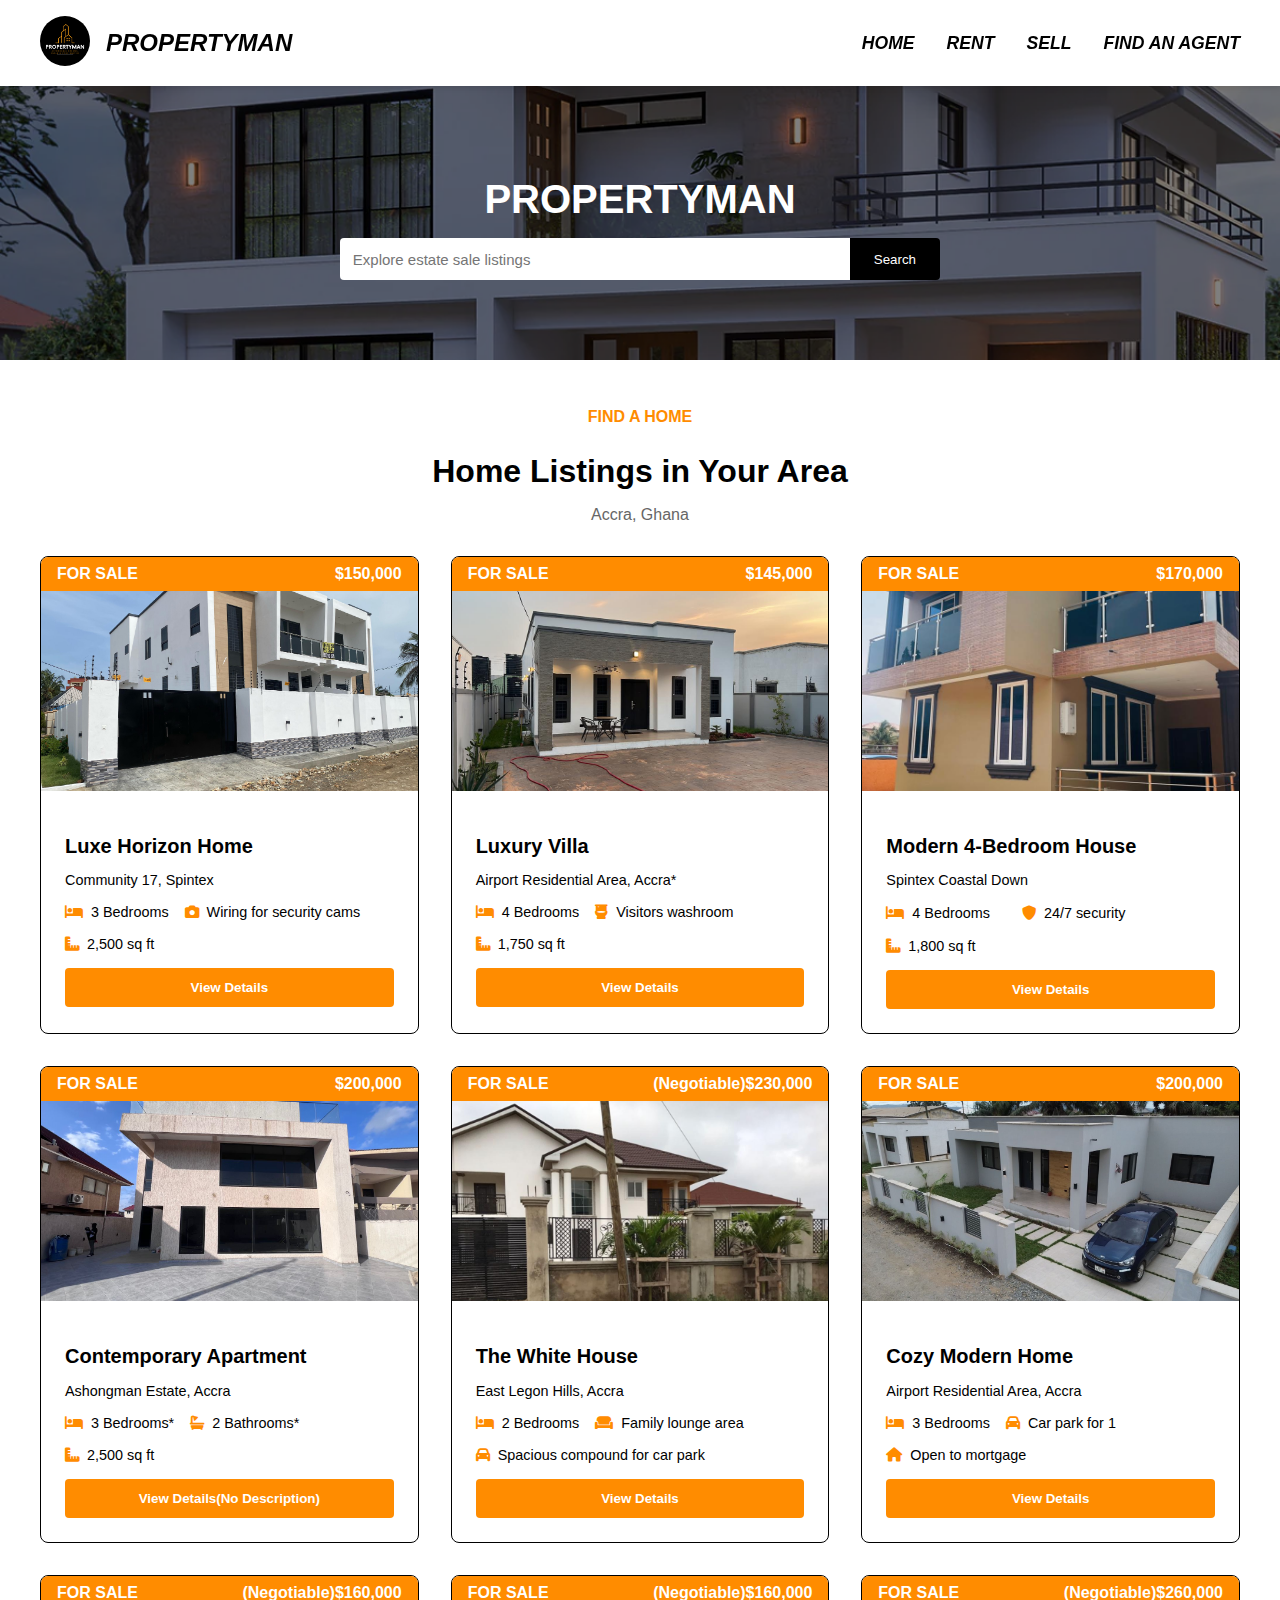
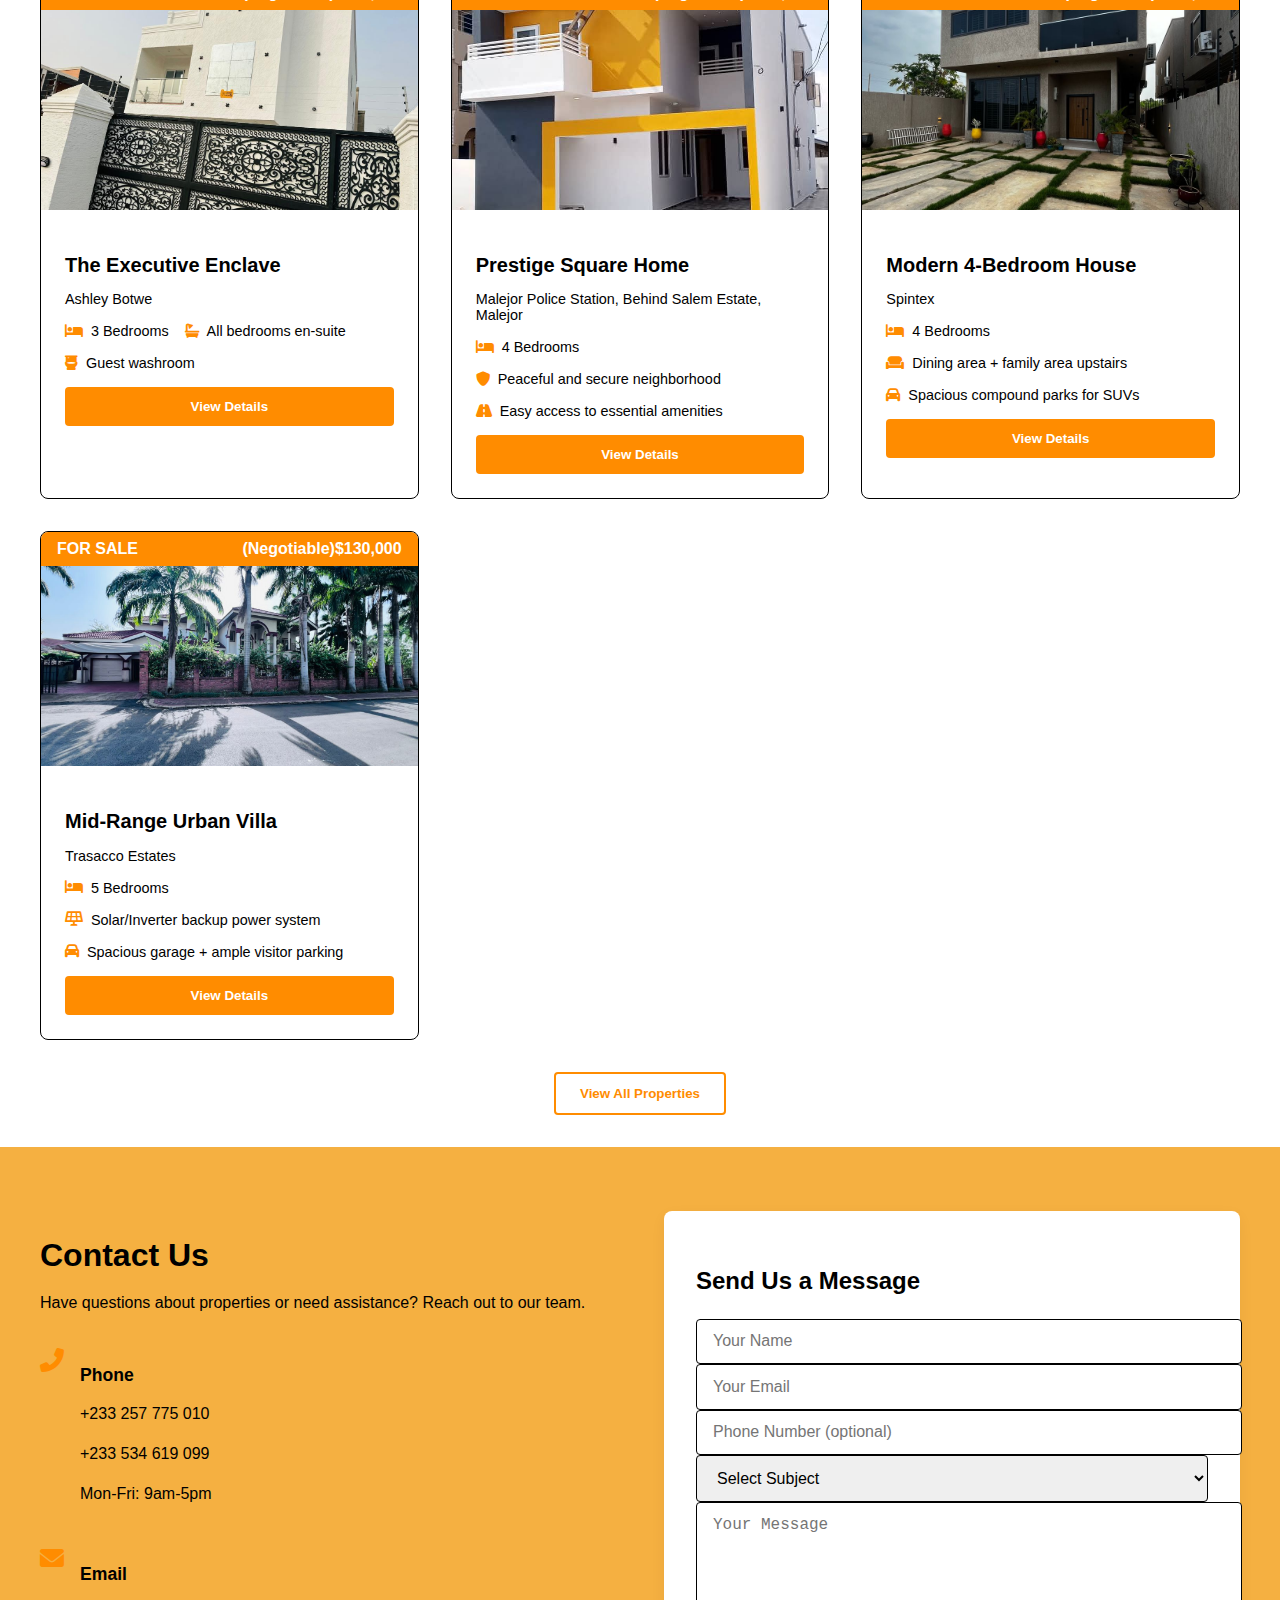
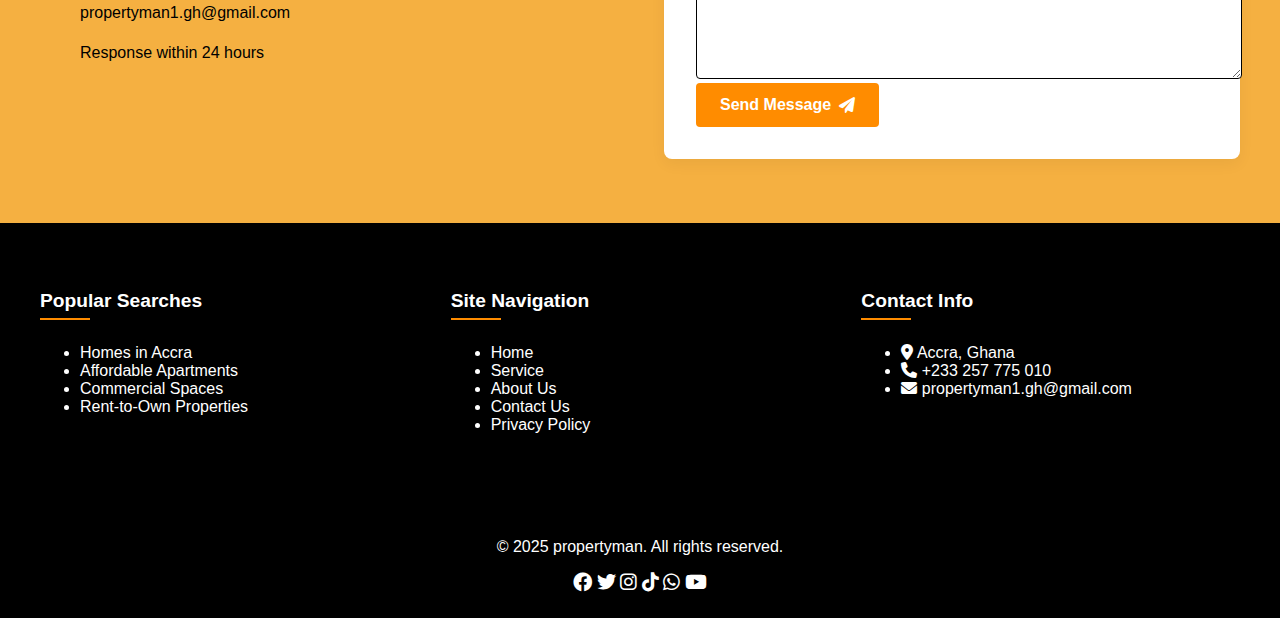
<file: index.html>
<!DOCTYPE html>
<html lang="en">
<head>
    <meta charset="UTF-8">
    <meta name="viewport" content="width=device-width, initial-scale=1.0">
    <title>PropertyMan - Real Estate in Ghana</title>
    <link rel="stylesheet" href="SampleStyle.css">
    <link rel="stylesheet" href="https://cdnjs.cloudflare.com/ajax/libs/font-awesome/6.0.0/css/all.min.css">
</head>
<body>
    <header class="main-header">
        <div class="heading">
            <div class="logo-container">
                <a href="#">
                    <img src="ProjectImages/WhatsApp Image 2025-04-19 at 18.52.59_d69f62f7.jpg" alt="PropertyMan Logo" class="site-logo">
                </a>
                <label for="comlabel" id="comlabel">PROPERTYMAN</label>
            </div>
            <nav>
                <input type="checkbox" id="menutoggle">
                <label for="menutoggle" class="menubtn">
                    <span class="menu-line"></span>
                    <span class="menu-line"></span>
                    <span class="menu-line"></span>
                    <span class="close-icon"></span>
                </label>
                
                <ul class="navlinks">
                    <li><a href="index.html">HOME</a></li>
                    <li><a href="Rent.html">RENT</a></li>
                    <li><a href="Sell.html">SELL</a></li>
                    <li><a href="FAA.html">FIND AN AGENT</a></li>
                </ul>
            </nav>
        </div>
    </header>
    
    <div class="intro" style="background: linear-gradient(rgba(0,0,0,0.5), rgba(0,0,0,0.5)), url('ProjectImages/Coverphoto.webp') center/cover no-repeat; color: white; padding: 4rem 2rem; text-align: center;">
        <!-- Main Navigation Tabs -->
        
    
        <!-- Brand Logo -->
        <h1 style="font-size: 2.5rem; margin-bottom: 1rem;">PROPERTYMAN</h1>
    
        
      
    
        <!-- Search Box -->
        <div class="inputbox" style="max-width: 600px; margin: 0 auto;">
            <div class="search-container" style="display: flex; margin-bottom: 1rem;">
                <input type="search" placeholder="Explore estate sale listings" 
                       style="flex-grow: 1; padding: 0.8rem; border: none; border-radius: 4px 0 0 4px;font-size: 15px;">
                <button type="submit" style="padding: 0 1.5rem; background: #000; color: white; border: none; border-radius: 0 4px 4px 0; cursor: pointer;">Search</button>
            </div>
            
        </div>
    </div>
    <!-- Main Content Section -->
    <main class="main-content">
        <!-- Properties Section -->
        <section class="property-listings">
            <div class="section-header">
                <p class="section-subtitle">FIND A HOME</p>
                <h2 class="section-title" id="section-title">Home Listings in Your Area</h2>
                <p class="location">Accra, Ghana</p>
            </div>
            
            <div class="property-grid">
                <div class="property-card">
                    <div class="property-badge">FOR SALE <span class="price">$150,000</span></div>
                    <div class="property-image">
                        <a href="javascript:void(0)">
                            <img src="ProjectImages/h6/IMG-20250501-WA0034.jpg" alt="Modern 3-bedroom house in Spintex">
                        </a>
                    </div>
                    <div class="property-details">
                        <h3>Luxe Horizon Home</h3>
                        <p class="address">Community 17, Spintex</p>
                        <ul class="features">
                            <li><i class="fas fa-bed"></i> 3 Bedrooms</li>
                            <li><i class="fas fa-camera feature-icon"></i> Wiring for security cams</li>
                            <li><i class="fas fa-ruler-combined"></i> 2,500 sq ft</li>
                        </ul>
                        <a href="House-Page1.html#mainImage1"><button class="view-details-btn">View Details</button></a>
                    </div>
                </div>
                
                <div class="property-card">
                    <div class="property-badge">FOR SALE <span class="price">$145,000</span></div>
                    <div class="property-image">
                        <a href="javascript:void(0)">
                            <img src="ProjectImages/h4/IMG-20250501-WA0015.jpg" alt="Luxury villa in Airport Residential Area">
                        </a>
                    </div>
                    <div class="property-details">
                        <h3>Luxury Villa</h3>
                        <p class="address">Airport Residential Area, Accra*</p>
                        <ul class="features">
                            <li><i class="fas fa-bed"></i> 4 Bedrooms</li>
                            <li><i class="fas fa-toilet feature-icon"></i> Visitors washroom</li>
                            <li><i class="fas fa-ruler-combined"></i> 1,750 sq ft</li>
                        </ul>
                        <a href="House-Page1.html#mainImage2"><button class="view-details-btn">View Details</button></a>
                    </div>
                </div>
                
                <div class="property-card">
                    <div class="property-badge">FOR SALE <span class="price">$170,000</span></div>
                    <div class="property-image">
                        <a href="javascript:void(0)">
                            <img src="ProjectImages/h5/IMG-20250501-WA0016.jpg" alt="Contemporary apartment in Cantonments">
                        </a>
                    </div>
                    <div class="property-details">
                        <h3>Modern 4-Bedroom House</h3>
                        <p class="address">Spintex Coastal Down</p>
                        <ul class="features">
                            <li><i class="fas fa-bed"></i> 4 Bedrooms</li> <br>
                            <li><i class="fas fa-shield-alt feature-icon"></i> 24/7 security</li>
                            <li><i class="fas fa-ruler-combined"></i> 1,800 sq ft</li>
                        </ul>
                        <a href="House-Page1.html#mainImage3"><button class="view-details-btn">View Details</button></a>
                    </div>
                </div>

                <div class="property-card">
                    <div class="property-badge">FOR SALE <span class="price">$200,000</span></div>
                    <div class="property-image">
                        <a href="javascript:void(0)">
                            <img src="ProjectImages/h1/IMG-20250419-WA0006.jpg" alt="Modern 3-bedroom house in East Legon">
                        </a>
                    </div>
                    <div class="property-details">
                        <h3>Contemporary Apartment</h3>
                        <p class="address">Ashongman Estate, Accra</p>
                        <ul class="features">
                            <li><i class="fas fa-bed"></i> 3 Bedrooms*</li>
                            <li><i class="fas fa-bath"></i> 2 Bathrooms*</li>
                            <li><i class="fas fa-ruler-combined"></i> 2,500 sq ft</li>
                        </ul>
                        <a href="House-Page1.html#mainImage4"><button class="view-details-btn">View Details(No Description)</button></a>
                    </div>
                </div>
                
                <div class="property-card">
                    <div class="property-badge">FOR SALE <span class="price">(Negotiable)$230,000</span></div>
                    <div class="property-image">
                        <a href="javascript:void(0)">
                            <img src="ProjectImages/h3/IMG-20250501-WA0006.jpg" alt="The White House in *">
                        </a>
                    </div>
                    <div class="property-details">
                        <h3>The White House</h3>
                        <p class="address">East Legon Hills, Accra</p>
                        <ul class="features">
                            <li><i class="fas fa-bed"></i> 2 Bedrooms</li>
                            <li><i class="fas fa-couch feature-icon"></i> Family lounge area</li>
                            <li><i class="fas fa-car feature-icon"></i> Spacious compound for car park</li>
                        </ul>
                        <a href="House-Page2.html#mainImage5"><button class="view-details-btn">View Details</button></a>
                    </div>
                </div>
                
                <div class="property-card">
                    <div class="property-badge">FOR SALE <span class="price">$200,000</span></div>
                    <div class="property-image">
                        <a href="javascript:void(0)">
                            <img src="ProjectImages/h2/IMG-20250419-WA0002.jpg" alt="Modern apartment in Cantonments">
                        </a>
                    </div>
                    <div class="property-details">
                        <h3>Cozy Modern Home</h3>
                        <p class="address">Airport Residential Area, Accra</p>
                        <ul class="features">
                            <li><i class="fas fa-bed"></i> 3 Bedrooms</li>
                            <li><i class="fas fa-car feature-icon"></i> Car park for 1</li>
                            <li><i class="fas fa-home feature-icon"></i> Open to mortgage</li>
                        </ul>
                        <a href="House-Page2.html#mainImage6"><button class="view-details-btn">View Details</button></a>
                    </div>
                </div>

               
                <div class="property-card">
                    <div class="property-badge">FOR SALE <span class="price">(Negotiable)$160,000</span></div>
                    <div class="property-image">
                        <a href="javascript:void(0)">
                            <img src="ProjectImages/h7/Image (6).jpg" alt="Modern 3-bedroom house in East Legon">
                        </a>
                    </div>
                    <div class="property-details">
                        <h3>The Executive Enclave</h3>
                        <p class="address">Ashley Botwe</p>
                        <ul class="features">
                            <li><i class="fas fa-bed"></i> 3 Bedrooms</li> 
                            <li><i class="fas fa-bath feature-icon"></i> All bedrooms en-suite</li>
                            <li><i class="fas fa-toilet feature-icon"></i> Guest washroom</li>
                        </ul>
                        <a href="House-Page2.html#mainImage7"><button class="view-details-btn">View Details</button></a>
                    </div>
                </div>
                
                <div class="property-card">
                    <div class="property-badge">FOR SALE <span class="price">(Negotiable)$160,000</span></div>
                    <div class="property-image">
                        <a href="javascript:void(0)">
                            <img src="ProjectImages/h8/IMG-20250502-WA0016.jpg" alt="Luxury villa in Airport Residential Area">
                        </a>
                    </div>
                    <div class="property-details">
                        <h3>Prestige Square Home</h3>
                        <p class="address">Malejor Police Station, Behind Salem Estate, Malejor</p>
                        <ul class="features">
                            <li><i class="fas fa-bed"></i> 4 Bedrooms</li>
                            <li><i class="fas fa-shield-alt feature-icon"></i> Peaceful and secure neighborhood</li>
                            <li><i class="fas fa-road feature-icon"></i> Easy access to essential amenities</li>
                        </ul>
                        <a href="House-Page2.html#mainImage8"><button class="view-details-btn">View Details</button></a>
                    </div>
                </div>
                
                <div class="property-card">
                    <div class="property-badge">FOR SALE <span class="price">(Negotiable)$260,000</span></div>
                    <div class="property-image">
                        <a href="javascript:void(0)">
                            <img src="ProjectImages/h9/IMG-20250502-WA0034.jpg" alt="Contemporary apartment in Cantonments">
                        </a>
                    </div>
                    <div class="property-details">
                        <h3>Modern 4-Bedroom House</h3>
                        <p class="address">Spintex</p>
                        <ul class="features">
                            <li><i class="fas fa-bed"></i> 4 Bedrooms</li>
                            <li><i class="fas fa-couch feature-icon"></i> Dining area + family area upstairs</li>
                            <li><i class="fas fa-car feature-icon"></i> Spacious compound parks for SUVs</li>
                        </ul>
                        <a href="House-Page3.html#mainImage9"><button class="view-details-btn">View Details</button></a>
                    </div>
                </div>
                <div class="property-card">
                    <div class="property-badge">FOR SALE <span class="price">(Negotiable)$130,000</span></div>
                    <div class="property-image">
                        <a  href="javascript:void(0)">
                            <img src="ProjectImages/h10/IMG-20250502-WA0049.jpg" alt="Contemporary apartment in Cantonments">
                        </a>
                    </div>
                    <div class="property-details">
                        <h3>Mid-Range Urban Villa</h3>
                        <p class="address">Trasacco Estates</p>
                        <ul class="features">
                            <li><i class="fas fa-bed"></i> 5 Bedrooms</li>
                            <li><i class="fas fa-solar-panel feature-icon"></i> Solar/Inverter backup power system</li>
                            <li><i class="fas fa-car feature-icon"></i> Spacious garage + ample visitor parking</li>
                        </ul>
                        <a href="House-Page3.html#mainImage10"><button class="view-details-btn">View Details</button></a>
                    </div>
                </div>
            </div>
            
            <div class="view-all-container">
                <a href="Houses.html"><button class="view-all-btn">View All Properties</button></a>
            </div>
        </section>
        
        <!-- Contact Section -->
        <section class="contact-section" id="contactUS">
            <div class="contact-container" id="contact-container">
                <div class="contact-info">
                    <h2 class="section-title">Contact Us</h2>
                    <p class="contact-description">Have questions about properties or need assistance? Reach out to our team.</p>
                    
                    <div class="contact-methods">
                        <div class="contact-method">
                            <i class="fas fa-phone-alt"></i>
                            <div>
                                <h3>Phone</h3>
                                <p>+233 257 775 010</p>
                                <p>+233 534 619 099</p>
                                <p>Mon-Fri: 9am-5pm</p>
                            </div>
                        </div>
                        
                        <div class="contact-method">
                            <i class="fas fa-envelope"></i>
                            <div>
                                <h3>Email</h3>
                                <p>propertyman1.gh@gmail.com</p>
                                <p>Response within 24 hours</p>
                            </div>
                        </div>
                    </div>
                </div>
                
                <div class="contact-form">
                    <h3>Send Us a Message</h3>
                    <form action="sendMessage.php" method="post">
                        <div class="form-group">
                            <input type="text" id="name" name="name" placeholder="Your Name" required>
                        </div>
                        <div class="form-group">
                            <input type="email" id="email" name="email" placeholder="Your Email" required>
                        </div>
                        <div class="form-group">
                            <input type="tel" id="phone" name="phone" placeholder="Phone Number (optional)">
                        </div>
                        <div class="form-group">
                            <select id="subject" name="subject">
                                <option value="">Select Subject</option>
                                <option value="property-inquiry">Property Inquiry</option>
                                <option value="appointment">Schedule Appointment</option>
                                <option value="general">General Question</option>
                            </select>
                        </div>
                        <div class="form-group">
                            <textarea id="message" name="message" placeholder="Your Message" rows="5" required></textarea>
                        </div>
                        <button type="submit" class="submit-btn">Send Message <i class="fas fa-paper-plane"></i></button>
                    </form>
                </div>
            </div>
        </section>
    </main>
    
    
    <footer class="main-footer">
        <div class="footer-content">
            <div class="footer-section Psearches">
                <h3>Popular Searches</h3>
                <ul>
                    <li><a href="/homes-accra">Homes in Accra</a></li>
                    <li><a href="/affordable-apartments">Affordable Apartments</a></li>
                    <li><a href="/commercial-spaces">Commercial Spaces</a></li>
                    <li><a href="/rent-to-own">Rent-to-Own Properties</a></li>
                </ul>
            </div>
            
            <div class="footer-section links">
                <h3>Site Navigation</h3>
                <ul>
                    <li><a href="index.html">Home</a></li>
                    <li><a href="Service.html">Service</a></li>
                    <li><a href="About.html">About Us</a></li>
                    <li><a href="index.html#contactUS">Contact Us</a></li>
                    <li><a href="Ppolicy.html">Privacy Policy</a></li>
                </ul>
            </div>
            
            <div class="footer-section contact">
                <h3>Contact Info</h3>
                <ul>
                    <li><i class="fas fa-map-marker-alt"></i> Accra, Ghana</li>
                    <li><i class="fas fa-phone"></i> +233 257 775 010</li>
                    <li><i class="fas fa-envelope"></i> propertyman1.gh@gmail.com</li>
                </ul>
            </div>
        </div>
        
        <div class="footer-bottom">
            <p>&copy; 2025 propertyman. All rights reserved.</p>
            <div class="social-icons">
                <a href="https://www.facebook.com/profile.php?id=61566902734439"><i class="fab fa-facebook"></i></a>
                <a href="https://x.com/PropertymanGh"><i class="fab fa-twitter"></i></a>
                <a href="https://www.instagram.com/propertyman.gh?igsh=ZjI0Nm9iMzdxb2I3"><i class="fab fa-instagram"></i></a>
                <a href="https://www.tiktok.com/@propertyman.gh?_t=ZM-8w51zaoLRvJ&_r=1"><i class="fab fa-tiktok"></i></a>
                <a href="https://wa.me/message/4G6RX3BDNODMD1"><i class="fa-brands fa-whatsapp"></i></a>
                <a href="https://youtube.com/@propertyman_gh?si=qEYj-RWyq0vaZgsV"><i class="fab fa-youtube"></i></a>
            </div>
        </div>
    </footer>
</body>
</html>
</file>
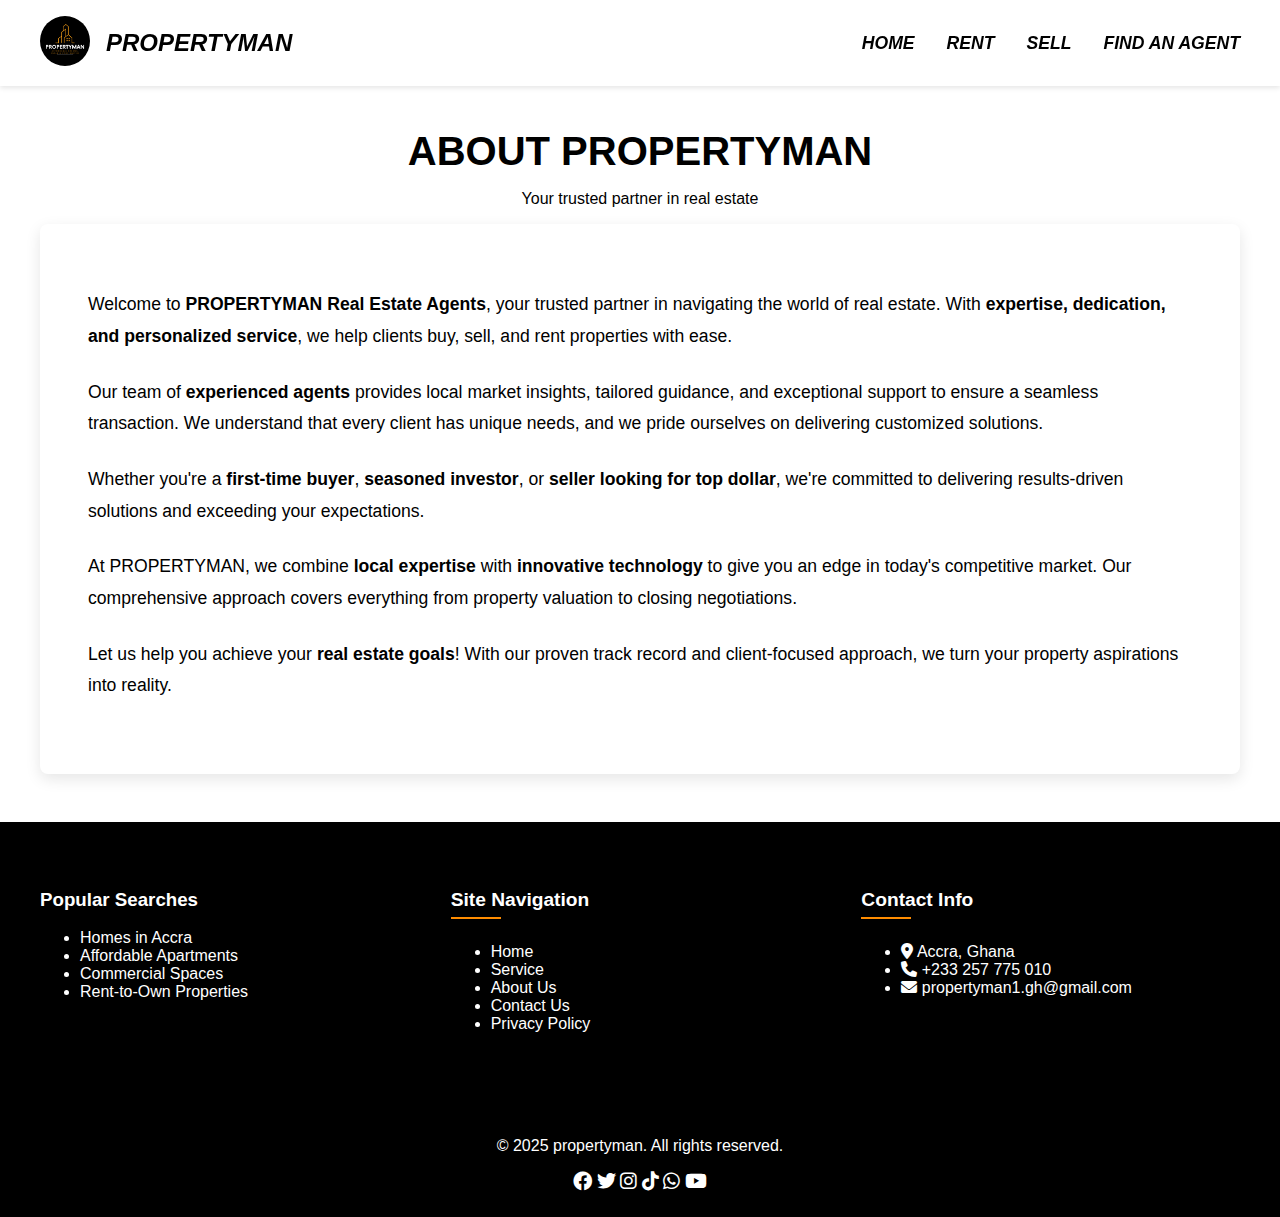
<file: About.html>
<!DOCTYPE html>
<html lang="en">
<head>
    <meta charset="UTF-8">
    <meta name="viewport" content="width=device-width, initial-scale=1.0">
    <title>About Us - Property Man Real Estate</title>
    <link rel="stylesheet" href="SampleStyle.css">
    <link rel="stylesheet" href="https://cdnjs.cloudflare.com/ajax/libs/font-awesome/6.0.0/css/all.min.css">
    <style>
        
        .container {
            max-width: 1200px;
            margin: 0 auto;
            padding: 1rem;
        }
        
    
        .about-hero {
            text-align: center;
            border-radius: 8px;
        }
        
        .about-hero h1 {
            font-size: 2.5rem;
            margin-bottom: 1rem;
        }
        
        
        .about-content {
            background-color: white;
            padding: 3rem;
            border-radius: 8px;
            box-shadow: 0 5px 15px rgba(0, 0, 0, 0.1);
            margin-bottom: 2rem;
        }
        
        .about-content p {
            margin-bottom: 1.5rem;
            font-size: 1.1rem;
            line-height: 1.8;
        }
        
        .highlight {
            color: #000;
            font-weight: 600;
        }
        
        @media (max-width: 768px) {
            nav ul {
                flex-direction: column;
                gap: 1rem;
            }
            
            .about-hero {
                padding: 3rem 1rem;
            }
            
            .about-hero h1 {
                font-size: 2rem;
            }
            
            .about-content {
                padding: 2rem;
            }
        }
    </style>
</head>
<body>
    <header class="main-header">
        <div class="heading">
            <div class="logo-container">
                <a href="#">
                    <img src="ProjectImages/WhatsApp Image 2025-04-19 at 18.52.59_d69f62f7.jpg" alt="PropertyMan Logo" class="site-logo">
                </a>
                <label for="comlabel" id="comlabel">PROPERTYMAN</label>
            </div>
            <nav>
                <input type="checkbox" id="menutoggle">
                <label for="menutoggle" class="menubtn">
                    <span class="menu-line"></span>
                    <span class="menu-line"></span>
                    <span class="menu-line"></span>
                    <span class="close-icon"></span>

                </label>
                <ul class="navlinks">
                    <li><a href="index.html">HOME</a></li>
                    <li><a href="Rent.html">RENT</a></li>
                    <li><a href="Sell.html">SELL</a></li>
                    <li><a href="FAA.html">FIND AN AGENT</a></li>
                </ul>
            </nav>
        </div>
    </header>
    
    <div class="container">
        <section class="about-hero">
            <h1>ABOUT PROPERTYMAN</h1>
            <p>Your trusted partner in real estate</p>
        </section>
        
        <section class="about-content">
            <p>Welcome to <span class="highlight">PROPERTYMAN Real Estate Agents</span>, your trusted partner in navigating the world of real estate. With <span class="highlight">expertise, dedication, and personalized service</span>, we help clients buy, sell, and rent properties with ease.</p>
            
            <p>Our team of <span class="highlight">experienced agents</span> provides local market insights, tailored guidance, and exceptional support to ensure a seamless transaction. We understand that every client has unique needs, and we pride ourselves on delivering customized solutions.</p>
            
            <p>Whether you're a <span class="highlight">first-time buyer</span>, <span class="highlight">seasoned investor</span>, or <span class="highlight">seller looking for top dollar</span>, we're committed to delivering results-driven solutions and exceeding your expectations.</p>
            
            <p>At PROPERTYMAN, we combine <span class="highlight">local expertise</span> with <span class="highlight">innovative technology</span> to give you an edge in today's competitive market. Our comprehensive approach covers everything from property valuation to closing negotiations.</p>
            
            <p>Let us help you achieve your <span class="highlight">real estate goals</span>! With our proven track record and client-focused approach, we turn your property aspirations into reality.</p>
        </section>
        
        
    </div>
    
    <footer class="main-footer">
        <div class="footer-content">
            <div class="Psearches">
                <h3>Popular Searches</h3>
                <ul>
                    <li><a href="/homes-accra">Homes in Accra</a></li>
                    <li><a href="/affordable-apartments">Affordable Apartments</a></li>
                    <li><a href="/commercial-spaces">Commercial Spaces</a></li>
                    <li><a href="/rent-to-own">Rent-to-Own Properties</a></li>
                </ul>
            </div>
            
            <div class="footer-section links">
                <h3>Site Navigation</h3>
                <ul>
                    <li><a href="index.html">Home</a></li>
                    <li><a href="Service.html">Service</a></li>
                    <li><a href="About.html">About Us</a></li>
                    <li><a href="index.html#contactUS">Contact Us</a></li>
                    <li><a href="Ppolicy.html">Privacy Policy</a></li>
                </ul>
            </div>
            
            <div class="footer-section contact">
                <h3>Contact Info</h3>
                <ul>
                    <li><i class="fas fa-map-marker-alt"></i> Accra, Ghana</li>
                    <li><i class="fas fa-phone"></i> +233 257 775 010</li>
                    <li><i class="fas fa-envelope"></i> propertyman1.gh@gmail.com</li>
                </ul>
            </div>
        </div>
        
        <div class="footer-bottom">
            <p>&copy; 2025 propertyman. All rights reserved.</p>
            <div class="social-icons">
                <a href="https://www.facebook.com/profile.php?id=61566902734439"><i class="fab fa-facebook"></i></a>
                <a href="https://x.com/PropertymanGh"><i class="fab fa-twitter"></i></a>
                <a href="https://www.instagram.com/propertyman.gh?igsh=ZjI0Nm9iMzdxb2I3"><i class="fab fa-instagram"></i></a>
                <a href="https://www.tiktok.com/@propertyman.gh?_t=ZM-8w51zaoLRvJ&_r=1"><i class="fab fa-tiktok"></i></a>
                <a href="https://wa.me/message/4G6RX3BDNODMD1"><i class="fa-brands fa-whatsapp"></i></a>
                <a href="https://youtube.com/@propertyman_gh?si=qEYj-RWyq0vaZgsV"><i class="fab fa-youtube"></i></a>
            </div>
        </div>
    </footer>
</body>
</html>
</file>
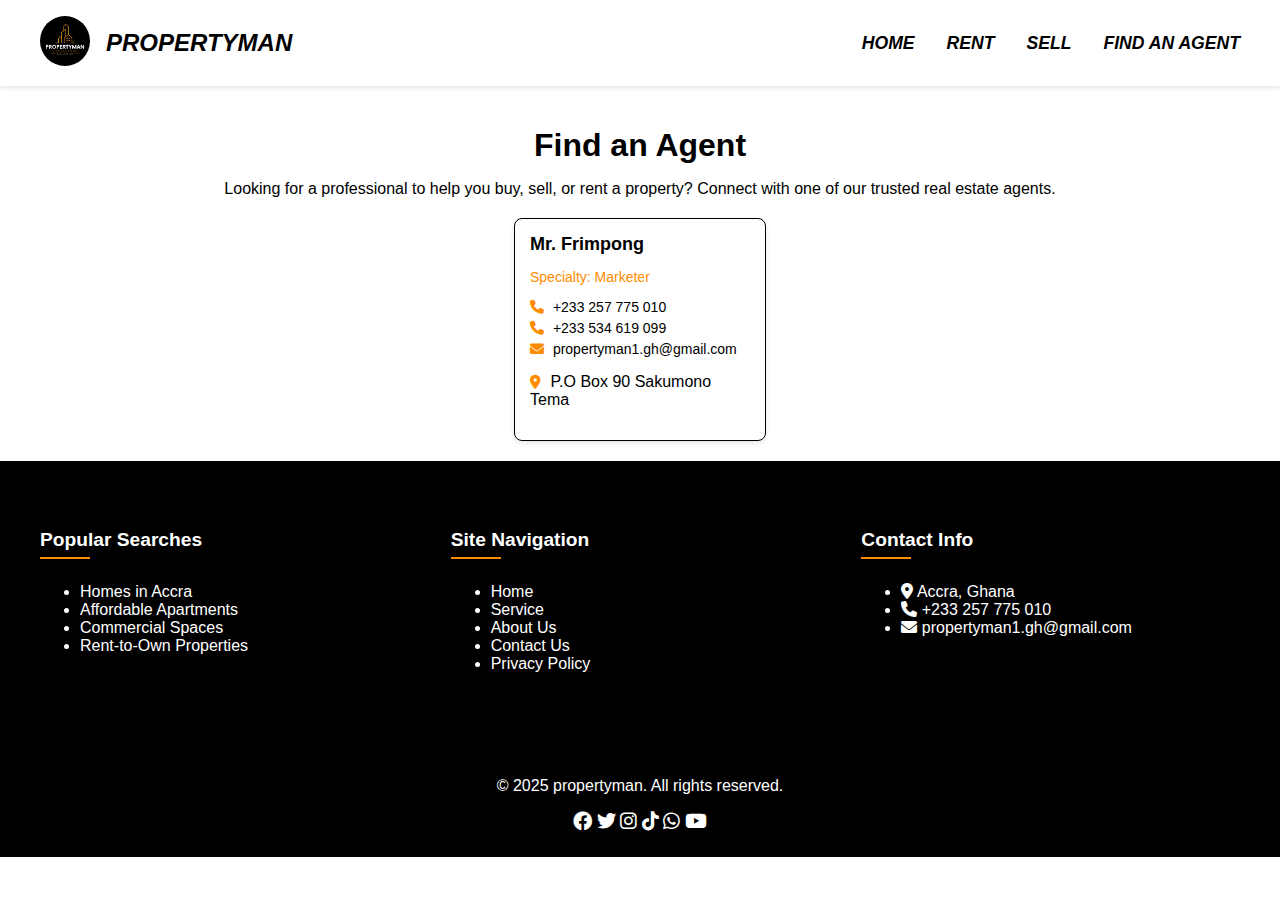
<file: FAA.html>
<!DOCTYPE html>
<html lang="en">
<head>
    <meta charset="UTF-8">
    <meta name="viewport" content="width=device-width, initial-scale=1.0">
    <title>PropertyMan - Find an Agent</title>
    <link rel="stylesheet" href="FAAstyle.css">
    <link rel="stylesheet" href="SampleStyle.css">
    <link rel="stylesheet" href="https://cdnjs.cloudflare.com/ajax/libs/font-awesome/6.0.0/css/all.min.css">
</head>
<body>
    <header class="main-header">
        <div class="heading">
            <div class="logo-container">
                <a href="#">
                    <img src="ProjectImages/WhatsApp Image 2025-04-19 at 18.52.59_d69f62f7.jpg" alt="PropertyMan Logo" class="site-logo">
                </a>
                <label for="comlabel" id="comlabel">PROPERTYMAN</label>
            </div>
            <nav>
                <input type="checkbox" id="menutoggle">
                <label for="menutoggle" class="menubtn">
                    <span class="menu-line"></span>
                    <span class="menu-line"></span>
                    <span class="menu-line"></span>
                    <span class="close-icon"></span>

                </label>
                <ul class="navlinks">
                    <li><a href="index.html">HOME</a></li>
                    <li><a href="Rent.html">RENT</a></li>
                    <li><a href="Sell.html">SELL</a></li>
                    <li><a href="FAA.html">FIND AN AGENT</a></li>
                </ul>
            </nav>
        </div>
    </header>

    <main class="agent-container">
        <h1 class="section-title">Find an Agent</h1>
        <p class="section-description">
            Looking for a professional to help you buy, sell, or rent a property? Connect with one of our trusted real estate agents.
        </p>

        <div class="agents-grid">
            <!-- Agent 1 -->
            <div class="agent-card">
                <!-- <img src="House/agent1.jpg" alt="Agent John Doe" class="agent-image"> -->
                <div class="agent-info">
                    <h2 class="agent-name">Mr. Frimpong</h2>
                    <p class="agent-specialty">Specialty: Marketer</p>
                    <p class="agent-contact"><i class="fas fa-phone"></i> +233 257 775 010</p>
                    <p class="agent-contact"><i class="fas fa-phone"></i> +233 534 619 099</p>
                    <p class="agent-contact"><i class="fas fa-envelope"></i> propertyman1.gh@gmail.com</p>
                    <p class="agent-address"><i class="fas fa-location-dot"></i> P.O Box 90 Sakumono Tema</p>
                </div>
            </div>
        </div>
    </main>

    <footer class="main-footer">
        <div class="footer-content">
            <div class="footer-section Psearches">
                <h3>Popular Searches</h3>
                <ul>
                    <li><a href="/homes-accra">Homes in Accra</a></li>
                    <li><a href="/affordable-apartments">Affordable Apartments</a></li>
                    <li><a href="/commercial-spaces">Commercial Spaces</a></li>
                    <li><a href="/rent-to-own">Rent-to-Own Properties</a></li>
                </ul>
            </div>
            
            <div class="footer-section links">
                <h3>Site Navigation</h3>
                <ul>
                    <li><a href="index.html">Home</a></li>
                    <li><a href="Service.html">Service</a></li>
                    <li><a href="About.html">About Us</a></li>
                    <li><a href="index.html#contactUS">Contact Us</a></li>
                    <li><a href="Ppolicy.html">Privacy Policy</a></li>
                </ul>
            </div>
            
            <div class="footer-section contact">
                <h3>Contact Info</h3>
                <ul>
                    <li><i class="fas fa-map-marker-alt"></i> Accra, Ghana</li>
                    <li><i class="fas fa-phone"></i> +233 257 775 010</li>
                    <li><i class="fas fa-envelope"></i> propertyman1.gh@gmail.com</li>
                </ul>
            </div>
        </div>
        
        <div class="footer-bottom">
            <p>&copy; 2025 propertyman. All rights reserved.</p>
            <div class="social-icons">
                <a href="https://www.facebook.com/profile.php?id=61566902734439"><i class="fab fa-facebook"></i></a>
                <a href="https://x.com/PropertymanGh"><i class="fab fa-twitter"></i></a>
                <a href="https://www.instagram.com/propertyman.gh?igsh=ZjI0Nm9iMzdxb2I3"><i class="fab fa-instagram"></i></a>
                <a href="https://www.tiktok.com/@propertyman.gh?_t=ZM-8w51zaoLRvJ&_r=1"><i class="fab fa-tiktok"></i></a>
                <a href="https://wa.me/message/4G6RX3BDNODMD1"><i class="fa-brands fa-whatsapp"></i></a>
                <a href="https://youtube.com/@propertyman_gh?si=qEYj-RWyq0vaZgsV"><i class="fab fa-youtube"></i></a>
            </div>
        </div>
    </footer>
</body>
</html>
</file>
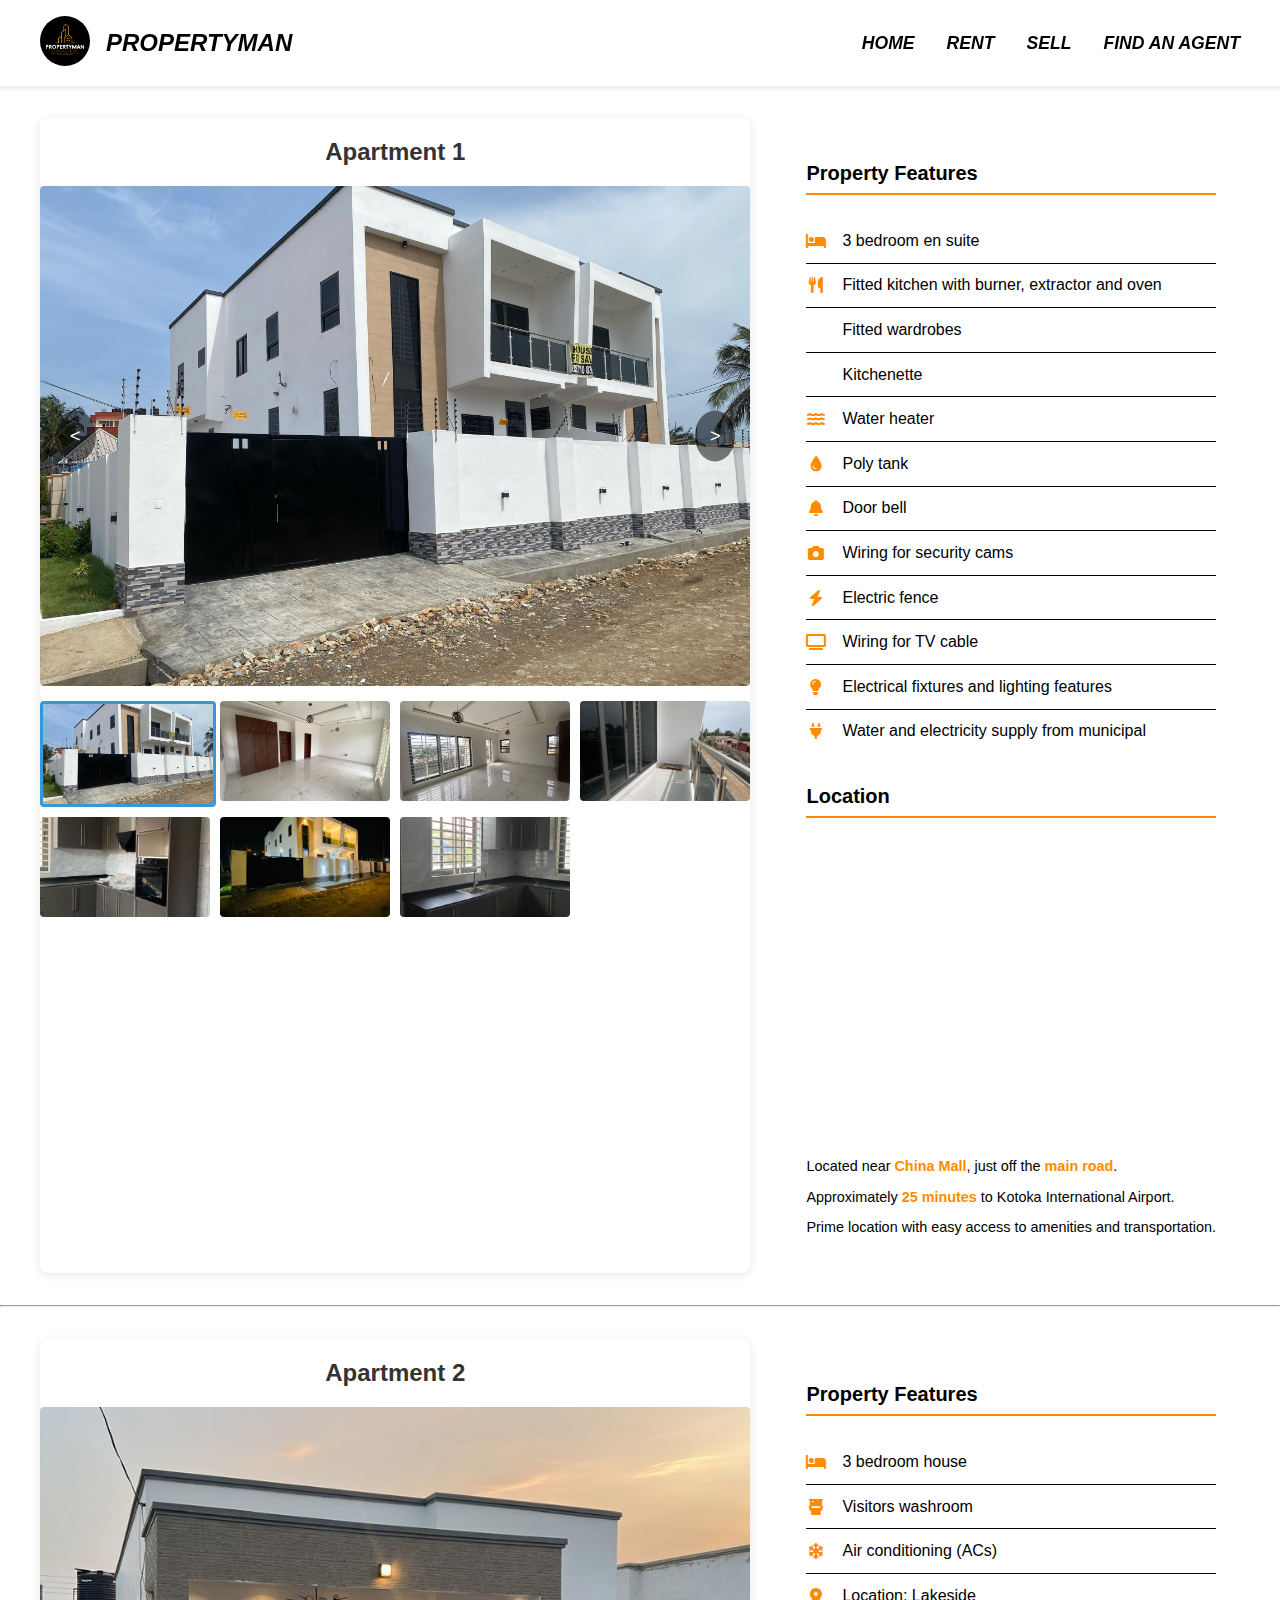
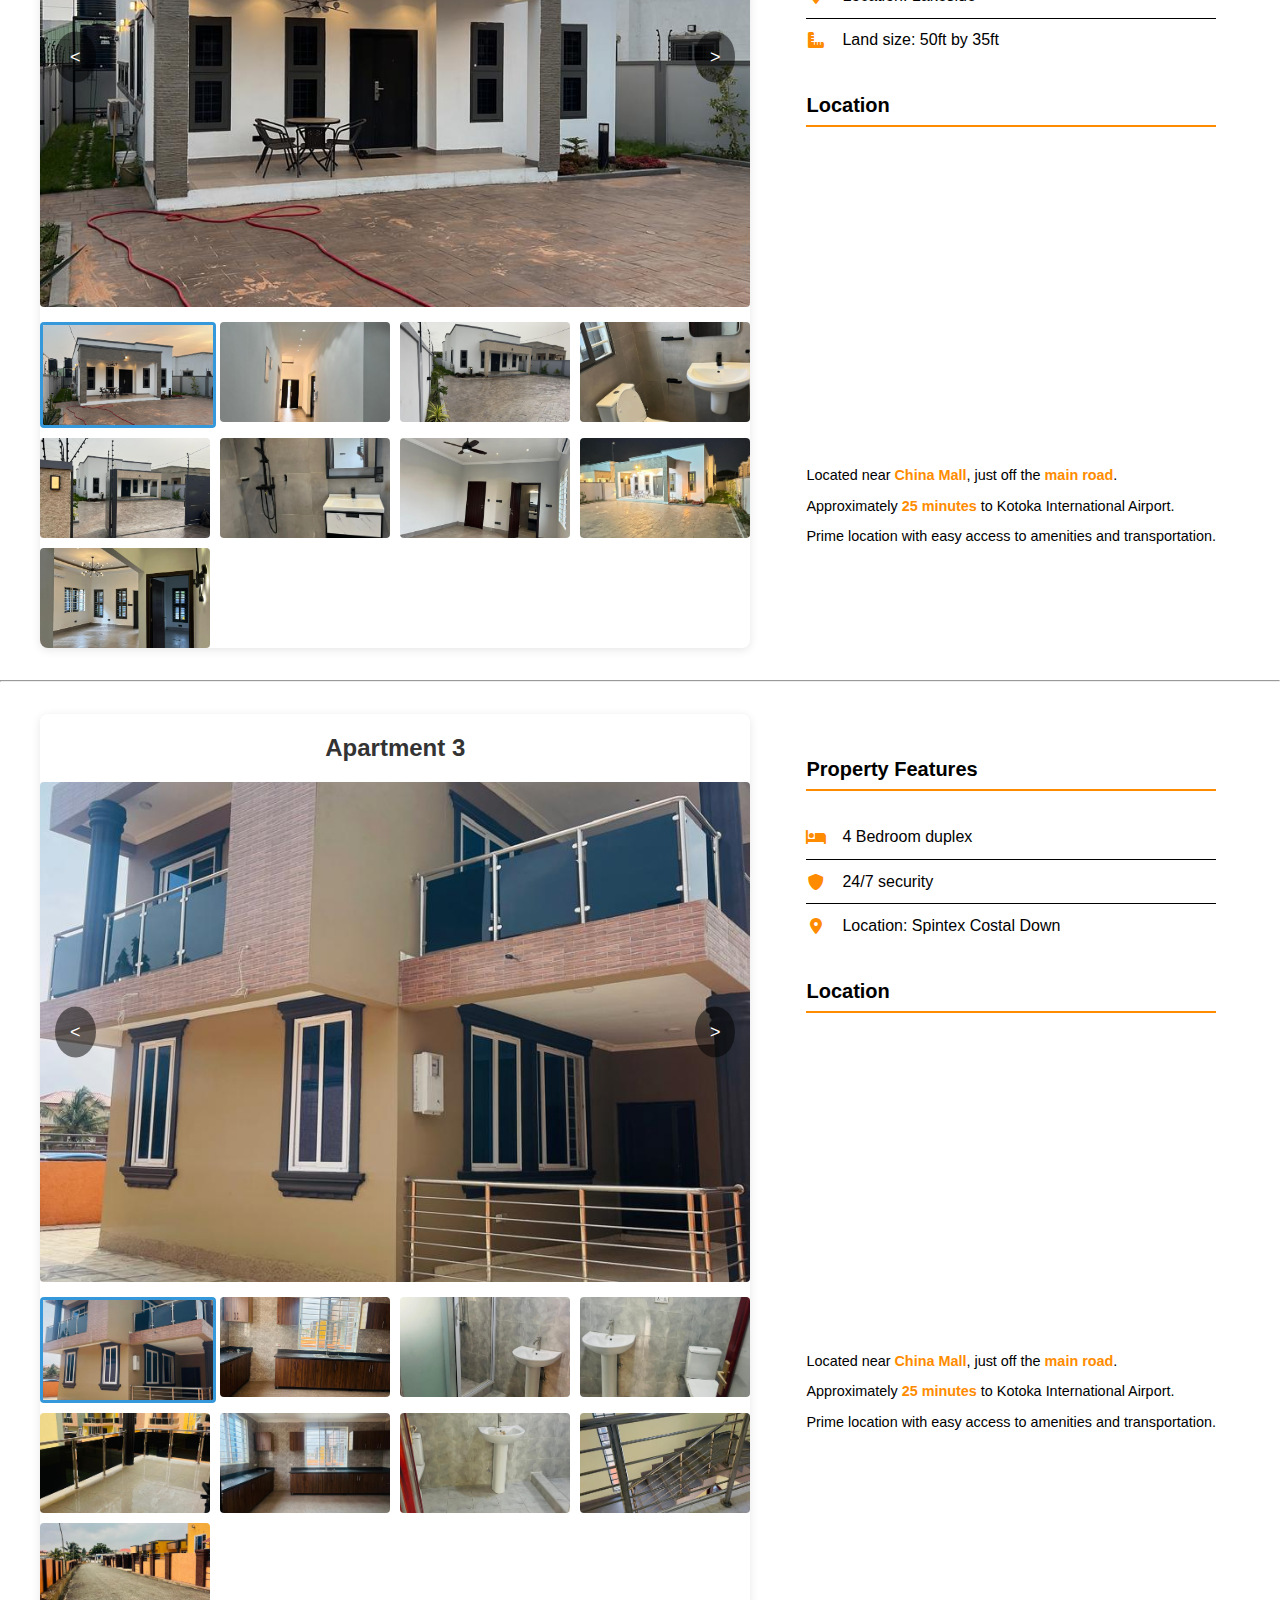
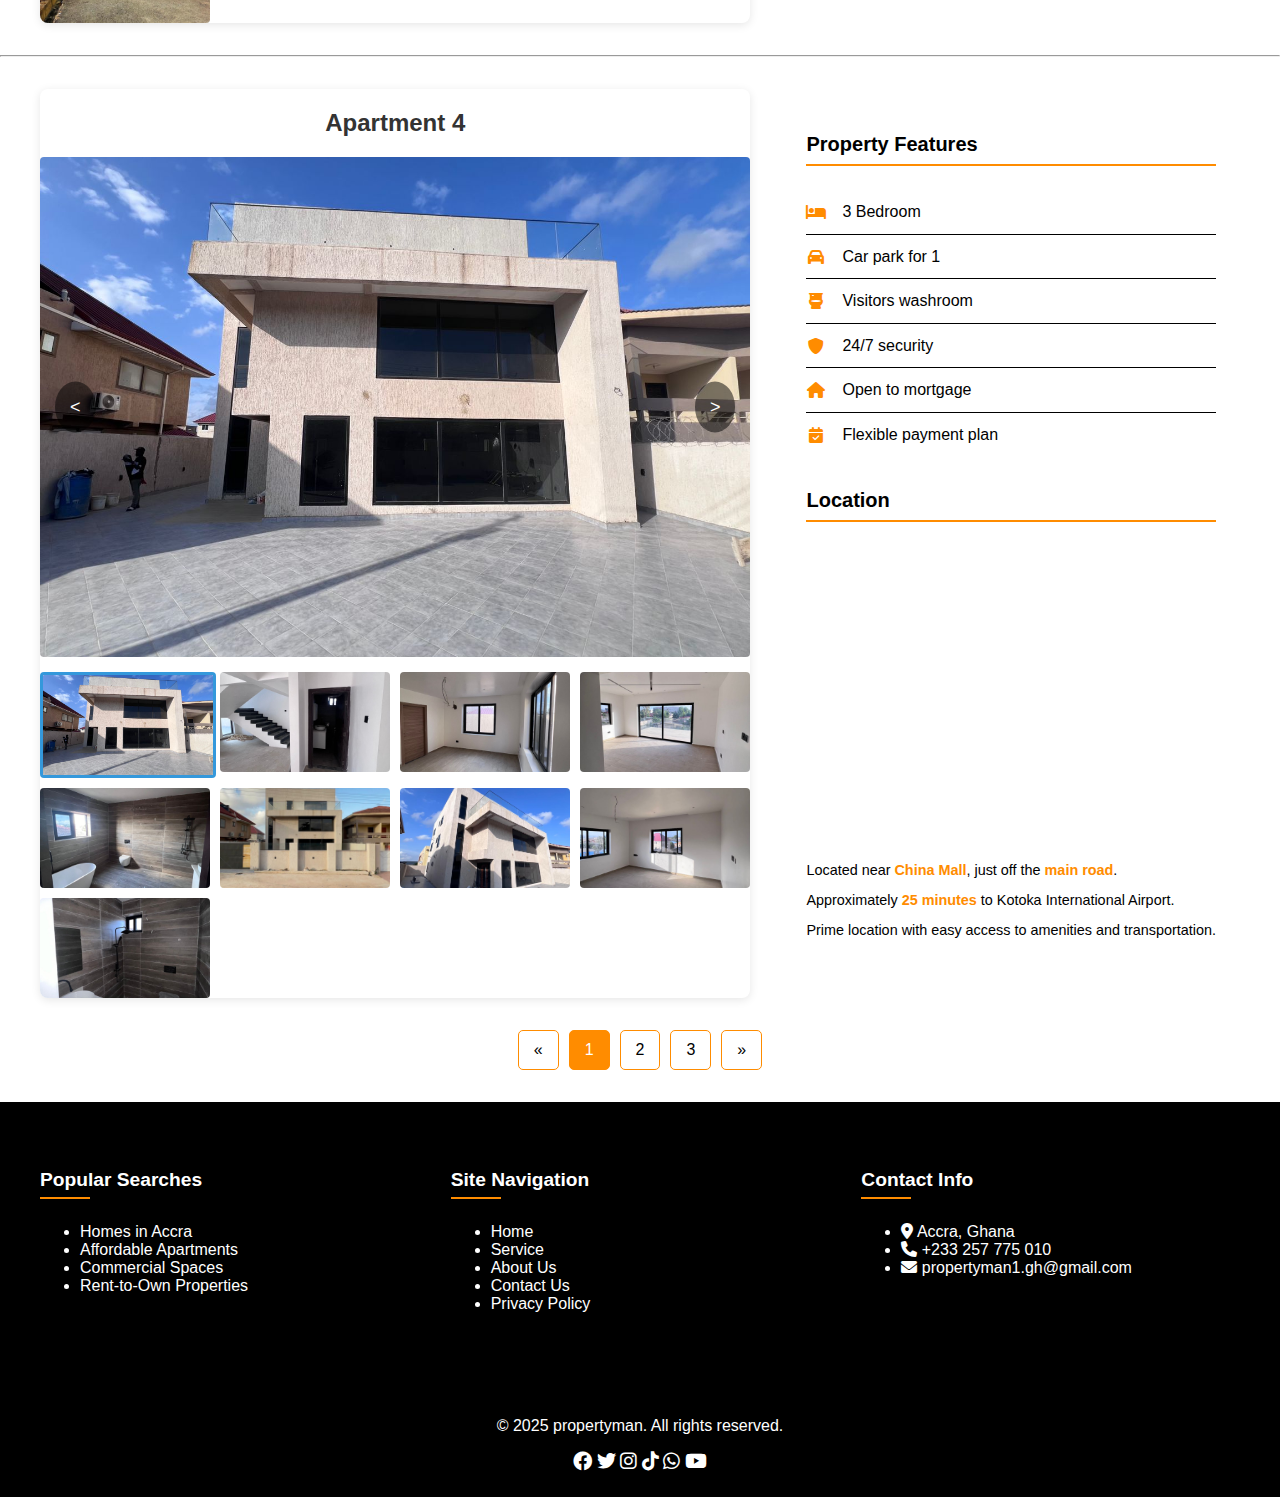
<file: House-Page1.html>
<!DOCTYPE html>
<html lang="en">
<head>
    <meta charset="UTF-8">
    <meta name="viewport" content="width=device-width, initial-scale=1.0">
    <title>PropertyMan - Property Gallery</title>
    <link rel="stylesheet" href="SampleStyle.css">
    <link rel="stylesheet" href="h1Style.css">
    <link rel="stylesheet" href="https://cdnjs.cloudflare.com/ajax/libs/font-awesome/6.0.0/css/all.min.css">
</head>
<body>
    <header class="main-header">
        <div class="heading">
            <div class="logo-container">
                <a href="#">
                    <img src="ProjectImages/WhatsApp Image 2025-04-19 at 18.52.59_d69f62f7.jpg" alt="PropertyMan Logo" class="site-logo">
                </a>
                <label for="comlabel" id="comlabel">PROPERTYMAN</label>
            </div>
            <nav>
                <input type="checkbox" id="menutoggle">
                <label for="menutoggle" class="menubtn">
                    <span class="menu-line"></span>
                    <span class="menu-line"></span>
                    <span class="menu-line"></span>
                    <span class="close-icon"></span>

                </label>
                <ul class="navlinks">
                    <li><a href="index.html">HOME</a></li>
                    <li><a href="Rent.html">RENT</a></li>
                    <li><a href="Sell.html">SELL</a></li>
                    <li><a href="FAA.html">FIND AN AGENT</a></li>
                </ul>
            </nav>
        </div>
    </header>

    <main class="property-container">
        <div class="gallery-container">
            <h2 class="gallery-title">Apartment 1</h2>
            <div class="main-image-container">
                <img id="mainImage1" src="ProjectImages/h6/IMG-20250501-WA0034.jpg" alt="Apartment view">
                <button class="nav-btn" id="prevBtn">&lt;</button>
                <button class="nav-btn" id="nextBtn">&gt;</button>
            </div>
            <div class="thumbnail-grid">
                <img src="ProjectImages/h6/IMG-20250501-WA0034.jpg" alt="Main Apartment view" class="thumbnail active1" data-index="0">
                <img src="ProjectImages/h6/IMG-20250501-WA0030.jpg" alt="Apartment view 1" class="thumbnail" data-index="1">
                <img src="ProjectImages/h6/IMG-20250501-WA0031.jpg" alt="Apartment view 2" class="thumbnail" data-index="2">
                <img src="ProjectImages/h6/IMG-20250501-WA0032.jpg" alt="Apartment view 3" class="thumbnail" data-index="3">
                <img src="ProjectImages/h6/IMG-20250501-WA0033.jpg" alt="Apartment view 4" class="thumbnail" data-index="4">
                <img src="ProjectImages/h6/IMG-20250501-WA0035.jpg" alt="Apartment view 5" class="thumbnail" data-index="5">
                <img src="ProjectImages/h6/IMG-20250501-WA0036.jpg" alt="Apartment view 6" class="thumbnail" data-index="6">
            </div>
        </div>

        <div class="property-details">
            <div class="property-features">
                <h3>Property Features</h3>
                <ul class="features-list">
                    <li><i class="fas fa-bed feature-icon"></i> 3 bedroom en suite</li>
                    <li><i class="fas fa-utensils feature-icon"></i> Fitted kitchen with burner, extractor and oven</li>
                    <li><i class="fas fa-wardrobe feature-icon"></i> Fitted wardrobes</li>
                    <li><i class="fas fa-kitchen-set feature-icon"></i> Kitchenette</li>
                    <li><i class="fas fa-water feature-icon"></i> Water heater</li>
                    <li><i class="fas fa-droplet feature-icon"></i> Poly tank</li>
                    <li><i class="fas fa-bell feature-icon"></i> Door bell</li>
                    <li><i class="fas fa-camera feature-icon"></i> Wiring for security cams</li>
                    <li><i class="fas fa-bolt feature-icon"></i> Electric fence</li>
                    <li><i class="fas fa-tv feature-icon"></i> Wiring for TV cable</li>
                    <li><i class="fas fa-lightbulb feature-icon"></i> Electrical fixtures and lighting features</li>
                    <li><i class="fas fa-plug feature-icon"></i> Water and electricity supply from municipal</li>
                </ul>
            </div>

            <div class="property-location">
                <h3>Location</h3>
                <div class="map-container">
                    <!-- Embedded Google Map -->
                    <iframe src="https://www.google.com/maps/embed?pb=!1m18!1m12!1m3!1d3970.755238754239!2d-0.186785684734143!3d5.603822995932352!2m3!1f0!2f0!3f0!3m2!1i1024!2i768!4f13.1!3m3!1m2!1s0x0%3A0x0!2zNcKwMzYnMTMuOCJOIDDCsDExJzA3LjgiVw!5e0!3m2!1sen!2sgh!4v1620000000000!5m2!1sen!2sgh" allowfullscreen="" loading="lazy"></iframe>
                </div>
                <div class="location-details">
                    <p>Located near <span class="highlight">China Mall</span>, just off the <span class="highlight">main road</span>.</p>
                    <p>Approximately <span class="highlight">25 minutes</span> to Kotoka International Airport.</p>
                    <p>Prime location with easy access to amenities and transportation.</p>
                </div>
            </div>
        </div>
    </main>

    <hr>

    <main class="property-container">
        <div class="gallery-container">
            <h2 class="gallery-title">Apartment 2</h2>
            <div class="main-image-container">
                <img id="mainImage2" src="ProjectImages/h4/IMG-20250501-WA0015.jpg" alt="Main Apartment view">
                <button class="nav-btn2" id="prevBtn2">&lt;</button>
                <button class="nav-btn2" id="nextBtn2">&gt;</button>
            </div>
            <div class="thumbnail-grid">
                <img src="ProjectImages/h4/IMG-20250501-WA0015.jpg" alt="Main Apartment view" class="thumbnail2 active2" data-index2="0">
                <img src="ProjectImages/h4/IMG-20250501-WA0007.jpg" alt="Apartment view 1" class="thumbnail2" data-index2="1">
                <img src="ProjectImages/h4/IMG-20250501-WA0008.jpg" alt="Apartment view 2" class="thumbnail2" data-index2="2">
                <img src="ProjectImages/h4/IMG-20250501-WA0009.jpg" alt="Apartment view 3" class="thumbnail2" data-index2="3">
                <img src="ProjectImages/h4/IMG-20250501-WA0010.jpg" alt="Apartment view 4" class="thumbnail2" data-index2="4">
                <img src="ProjectImages/h4/IMG-20250501-WA0011.jpg" alt="Apartment view 5" class="thumbnail2" data-index2="5">
                <img src="ProjectImages/h4/IMG-20250501-WA0012.jpg" alt="Apartment view 6" class="thumbnail2" data-index2="6">
                <img src="ProjectImages/h4/IMG-20250501-WA0013.jpg" alt="Apartment view 7" class="thumbnail2" data-index2="7">
                <img src="ProjectImages/h4/IMG-20250501-WA0014.jpg" alt="Apartment view 8" class="thumbnail2" data-index2="8">
            </div>
        </div>

        <div class="property-details">
            <div class="property-features">
                <h3>Property Features</h3>
                <ul class="features-list">
                    <li><i class="fas fa-bed feature-icon"></i> 3 bedroom house</li>
                    <li><i class="fas fa-toilet feature-icon"></i> Visitors washroom</li>
                    <li><i class="fas fa-snowflake feature-icon"></i> Air conditioning (ACs)</li>
                    <li><i class="fas fa-map-marker-alt feature-icon"></i> Location: Lakeside</li>
                    <li><i class="fas fa-ruler-combined feature-icon"></i> Land size: 50ft by 35ft</li>
                </ul>
            </div>

            <div class="property-location">
                <h3>Location</h3>
                <div class="map-container">
                    <!-- Embedded Google Map -->
                    <iframe src="https://www.google.com/maps/embed?pb=!1m18!1m12!1m3!1d3970.755238754239!2d-0.186785684734143!3d5.603822995932352!2m3!1f0!2f0!3f0!3m2!1i1024!2i768!4f13.1!3m3!1m2!1s0x0%3A0x0!2zNcKwMzYnMTMuOCJOIDDCsDExJzA3LjgiVw!5e0!3m2!1sen!2sgh!4v1620000000000!5m2!1sen!2sgh" allowfullscreen="" loading="lazy"></iframe>
                </div>
                <div class="location-details">
                    <p>Located near <span class="highlight">China Mall</span>, just off the <span class="highlight">main road</span>.</p>
                    <p>Approximately <span class="highlight">25 minutes</span> to Kotoka International Airport.</p>
                    <p>Prime location with easy access to amenities and transportation.</p>
                </div>
            </div>
        </div>
    </main>

    <hr>

    <main class="property-container">
        <div class="gallery-container">
            <h2 class="gallery-title">Apartment 3</h2>
            <div class="main-image-container">
                <img id="mainImage3" src="ProjectImages/h5/IMG-20250501-WA0016.jpg" alt="Apartment view">
                <button class="nav-btn3" id="prevBtn3">&lt;</button>
                <button class="nav-btn3" id="nextBtn3">&gt;</button>
            </div>
            <div class="thumbnail-grid">
                <img src="ProjectImages/h5/IMG-20250501-WA0016.jpg" alt="Main apartment view" class="thumbnail3 active3" data-index3="0">
                <img src="ProjectImages/h5/IMG-20250501-WA0020.jpg" alt="Apartment view 1" class="thumbnail3" data-index3="1">
                <img src="ProjectImages/h5/IMG-20250501-WA0021.jpg" alt="Apartment view 2" class="thumbnail3" data-index3="3">
                <img src="ProjectImages/h5/IMG-20250501-WA0022.jpg" alt="Apartment view 3" class="thumbnail3" data-index3="4">
                <img src="ProjectImages/h5/IMG-20250501-WA0023.jpg" alt="Apartment view 4" class="thumbnail3" data-index3="5">
                <img src="ProjectImages/h5/IMG-20250501-WA0024.jpg" alt="Apartment view 5" class="thumbnail3" data-index3="6">
                <img src="ProjectImages/h5/IMG-20250501-WA0025.jpg" alt="Apartment view 6" class="thumbnail3" data-index3="7">
                <img src="ProjectImages/h5/IMG-20250501-WA0026.jpg" alt="Apartment view 7" class="thumbnail3" data-index3="8">
                <img src="ProjectImages/h5/IMG-20250501-WA0028.jpg" alt="Apartment view 8" class="thumbnail3" data-index3="9">
            </div>
        </div>

        <div class="property-details">
            <div class="property-features">
                <h3>Property Features</h3>
                <ul class="features-list">
                    <li><i class="fas fa-bed feature-icon"></i> 4 Bedroom duplex</li>
                    <li><i class="fas fa-shield-alt feature-icon"></i> 24/7 security</li>
                    <li><i class="fas fa-map-marker-alt feature-icon"></i> Location: Spintex Costal Down</li>
                </ul>
            </div>

            <div class="property-location">
                <h3>Location</h3>
                <div class="map-container">
                    <!-- Embedded Google Map -->
                    <iframe src="https://www.google.com/maps/embed?pb=!1m18!1m12!1m3!1d3970.755238754239!2d-0.186785684734143!3d5.603822995932352!2m3!1f0!2f0!3f0!3m2!1i1024!2i768!4f13.1!3m3!1m2!1s0x0%3A0x0!2zNcKwMzYnMTMuOCJOIDDCsDExJzA3LjgiVw!5e0!3m2!1sen!2sgh!4v1620000000000!5m2!1sen!2sgh" allowfullscreen="" loading="lazy"></iframe>
                </div>
                <div class="location-details">
                    <p>Located near <span class="highlight">China Mall</span>, just off the <span class="highlight">main road</span>.</p>
                    <p>Approximately <span class="highlight">25 minutes</span> to Kotoka International Airport.</p>
                    <p>Prime location with easy access to amenities and transportation.</p>
                </div>
            </div>
        </div>
    </main>

    <hr>

    <main class="property-container">
        <div class="gallery-container">
            <h2 class="gallery-title">Apartment 4</h2>
            <div class="main-image-container">
                <img id="mainImage4" src="ProjectImages/h1/IMG-20250419-WA0006.jpg" alt="Apartment view">
                <button class="nav-btn4" id="prevBtn4">&lt;</button>
                <button class="nav-btn4" id="nextBtn4">&gt;</button>
            </div>
            <div class="thumbnail-grid">
                <img src="ProjectImages/h1/IMG-20250419-WA0006.jpg" alt="Main apartment view" class="thumbnail4 active4" data-index4="0">
                <img src="ProjectImages/h1/IMG-20250419-WA0001.jpg" alt="Apartment view 1" class="thumbnail4" data-index3="1">
                <img src="ProjectImages/h1/IMG-20250419-WA0007.jpg" alt="Apartment view 2" class="thumbnail4" data-index3="2">
                <img src="ProjectImages/h1/IMG-20250430-WA0001.jpg" alt="Apartment view 3" class="thumbnail4" data-index3="3">
                <img src="ProjectImages/h1/IMG-20250430-WA0002.jpg" alt="Apartment view 4" class="thumbnail4" data-index3="4">
                <img src="ProjectImages/h1/IMG-20250430-WA0004.jpg" alt="Apartment view 5" class="thumbnail4" data-index3="5">
                <img src="ProjectImages/h1/IMG-20250430-WA0005.jpg" alt="Apartment view 6" class="thumbnail4" data-index3="6">
                <img src="ProjectImages/h1/IMG-20250430-WA0006.jpg" alt="Apartment view 7" class="thumbnail4" data-index3="7">
                <img src="ProjectImages/h1/IMG-20250430-WA0007.jpg" alt="Apartment view 8" class="thumbnail4" data-index3="8">
                
            </div>
        </div>

        <div class="property-details">
            <div class="property-features">
                <h3>Property Features</h3>
                <ul class="features-list">
                    <li><i class="fas fa-bed feature-icon"></i> 3 Bedroom</li>
                    <li><i class="fas fa-car feature-icon"></i> Car park for 1</li>
                    <li><i class="fas fa-toilet feature-icon"></i> Visitors washroom</li>
                    <li><i class="fas fa-shield-alt feature-icon"></i> 24/7 security</li>
                    <li><i class="fas fa-home feature-icon"></i> Open to mortgage</li>
                    <li><i class="fas fa-calendar-check feature-icon"></i> Flexible payment plan</li>
                </ul>
            </div>

            <div class="property-location">
                <h3>Location</h3>
                <div class="map-container">
                    <!-- Embedded Google Map -->
                    <iframe src="https://www.google.com/maps/embed?pb=!1m18!1m12!1m3!1d3970.755238754239!2d-0.186785684734143!3d5.603822995932352!2m3!1f0!2f0!3f0!3m2!1i1024!2i768!4f13.1!3m3!1m2!1s0x0%3A0x0!2zNcKwMzYnMTMuOCJOIDDCsDExJzA3LjgiVw!5e0!3m2!1sen!2sgh!4v1620000000000!5m2!1sen!2sgh" allowfullscreen="" loading="lazy"></iframe>
                </div>
                <div class="location-details">
                    <p>Located near <span class="highlight">China Mall</span>, just off the <span class="highlight">main road</span>.</p>
                    <p>Approximately <span class="highlight">25 minutes</span> to Kotoka International Airport.</p>
                    <p>Prime location with easy access to amenities and transportation.</p>
                </div>
            </div>
        </div>
    </main>

    <div class="pagination">
        <a href="javascript:void(0)">&laquo;</a>
        <a href="House-Page1.html" style="background-color: #ff8c00; color: #fff;">1</a>
        <a href="House-Page2.html">2</a>
        <a href="House-Page3.html">3</a>
        <a href="House-Page2.html">&raquo;</a>
    </div>
    
    



    <footer class="main-footer">
        <div class="footer-content">
            <div class="footer-section Psearches">
                <h3>Popular Searches</h3>
                <ul>
                    <li><a href="/homes-accra">Homes in Accra</a></li>
                    <li><a href="/affordable-apartments">Affordable Apartments</a></li>
                    <li><a href="/commercial-spaces">Commercial Spaces</a></li>
                    <li><a href="/rent-to-own">Rent-to-Own Properties</a></li>
                </ul>
            </div>
            
            <div class="footer-section links">
                <h3>Site Navigation</h3>
                <ul>
                    <li><a href="index.html">Home</a></li>
                    <li><a href="Service.html">Service</a></li>
                    <li><a href="About.html">About Us</a></li>
                    <li><a href="index.html#contactUS">Contact Us</a></li>
                    <li><a href="Ppolicy.html">Privacy Policy</a></li>
                </ul>
            </div>
            
            <div class="footer-section contact">
                <h3>Contact Info</h3>
                <ul>
                    <li><i class="fas fa-map-marker-alt"></i> Accra, Ghana</li>
                    <li><i class="fas fa-phone"></i> +233 257 775 010</li>
                    <li><i class="fas fa-envelope"></i> propertyman1.gh@gmail.com</li>
                </ul>
            </div>
        </div>
        
        <div class="footer-bottom">
            <p>&copy; 2025 propertyman. All rights reserved.</p>
            <div class="social-icons">
                <a href="https://www.facebook.com/profile.php?id=61566902734439"><i class="fab fa-facebook"></i></a>
                <a href="https://x.com/PropertymanGh"><i class="fab fa-twitter"></i></a>
                <a href="https://www.instagram.com/propertyman.gh?igsh=ZjI0Nm9iMzdxb2I3"><i class="fab fa-instagram"></i></a>
                <a href="https://www.tiktok.com/@propertyman.gh?_t=ZM-8w51zaoLRvJ&_r=1"><i class="fab fa-tiktok"></i></a>
                <a href="https://wa.me/message/4G6RX3BDNODMD1"><i class="fa-brands fa-whatsapp"></i></a>
                <a href="https://youtube.com/@propertyman_gh?si=qEYj-RWyq0vaZgsV"><i class="fab fa-youtube"></i></a>
            </div>
        </div>
    </footer>
    <script>
            document.addEventListener('DOMContentLoaded', function() {
                const mainImage1 = document.getElementById('mainImage1');
                const thumbnails = document.querySelectorAll('.thumbnail');
                const prevBtn = document.getElementById('prevBtn');
                const nextBtn = document.getElementById('nextBtn');
                
                let currentIndex = 0;
                const images = Array.from(thumbnails).map(thumb => thumb.src);
                
                // Initialize with first image
                updateMainImage1(currentIndex);
                
                // Thumbnail click event
                thumbnails.forEach(thumb => {
                    thumb.addEventListener('click', function() {
                        currentIndex = parseInt(this.getAttribute('data-index'));
                        updateMainImage1(currentIndex);
                    });
                });
                
                // Previous button click event
                prevBtn.addEventListener('click', function() {
                    currentIndex = (currentIndex - 1 + images.length) % images.length;
                    updateMainImage1(currentIndex);
                });
                
                // Next button click event
                nextBtn.addEventListener('click', function() {
                    currentIndex = (currentIndex + 1) % images.length;
                    updateMainImage1(currentIndex);
                });
                
                // Keyboard navigation
                document.addEventListener('keydown', function(e) {
                    if (e.key === 'ArrowLeft') {
                        prevBtn.click();
                    } else if (e.key === 'ArrowRight') {
                        nextBtn.click();
                    }
                });
                
                // Update main image and active thumbnail
                function updateMainImage1(index) {
                    mainImage1.src = images[index];
                    
                    // Update active thumbnail
                    thumbnails.forEach(thumb => {
                        thumb.classList.remove('active1');
                        if (parseInt(thumb.getAttribute('data-index')) === index) {
                            thumb.classList.add('active1');
                        }
                    });
                }
            });



            document.addEventListener('DOMContentLoaded', function() {
                const mainImage2 = document.getElementById('mainImage2');
                const thumbnails2 = document.querySelectorAll('.thumbnail2');
                const prevBtn2 = document.getElementById('prevBtn2');
                const nextBtn2 = document.getElementById('nextBtn2');
                
                let currentIndex = 0;
                const images = Array.from(thumbnails2).map(thumb => thumb.src);
                
                // Initialize with first image
                updateMainImage2(currentIndex);
                
                // Thumbnail click event
                thumbnails2.forEach(thumb => {
                    thumb.addEventListener('click', function() {
                        currentIndex = parseInt(this.getAttribute('data-index2'));
                        updateMainImage2(currentIndex);
                    });
                });
                
                // Previous button click event
                prevBtn2.addEventListener('click', function() {
                    currentIndex = (currentIndex - 1 + images.length) % images.length;
                    updateMainImage2(currentIndex);
                });
                
                // Next button click event
                nextBtn2.addEventListener('click', function() {
                    currentIndex = (currentIndex + 1) % images.length;
                    updateMainImage2(currentIndex);
                });
                
                // Keyboard navigation
                document.addEventListener('keydown', function(e) {
                    if (e.key === 'ArrowLeft') {
                        prevBtn2.click();
                    } else if (e.key === 'ArrowRight') {
                        nextBtn2.click();
                    }
                });
                
                // Update main image and active thumbnail
                function updateMainImage2(index) {
                    mainImage2.src = images[index];
                    
                    // Update active thumbnail
                    thumbnails2.forEach(thumb => {
                        thumb.classList.remove('active2');
                        if (parseInt(thumb.getAttribute('data-index2')) === index) {
                            thumb.classList.add('active2');
                        }
                    });
                }
            });


            document.addEventListener('DOMContentLoaded', function() {
                const mainImage3 = document.getElementById('mainImage3');
                const thumbnails3 = document.querySelectorAll('.thumbnail3');
                const prevBtn3 = document.getElementById('prevBtn3');
                const nextBtn3 = document.getElementById('nextBtn3');
                
                let currentIndex = 0;
                const images = Array.from(thumbnails3).map(thumb => thumb.src);
                
                // Initialize with first image
                updateMainImage3(currentIndex);
                
                // Thumbnail click event
                thumbnails3.forEach(thumb => {
                    thumb.addEventListener('click', function() {
                        currentIndex = parseInt(this.getAttribute('data-index3'));
                        updateMainImage3(currentIndex);
                    });
                });
                
                // Previous button click event
                prevBtn3.addEventListener('click', function() {
                    currentIndex = (currentIndex - 1 + images.length) % images.length;
                    updateMainImage3(currentIndex);
                });
                
                // Next button click event
                nextBtn3.addEventListener('click', function() {
                    currentIndex = (currentIndex + 1) % images.length;
                    updateMainImage3(currentIndex);
                });
                
                // Keyboard navigation
                document.addEventListener('keydown', function(e) {
                    if (e.key === 'ArrowLeft') {
                        prevBtn3.click();
                    } else if (e.key === 'ArrowRight') {
                        nextBtn3.click();
                    }
                });
                
                // Update main image and active thumbnail
                function updateMainImage3(index) {
                    mainImage3.src = images[index];
                    
                    // Update active thumbnail
                    thumbnails3.forEach(thumb => {
                        thumb.classList.remove('active3');
                        if (parseInt(thumb.getAttribute('data-index3')) === index) {
                            thumb.classList.add('active3');
                        }
                    });
                }
            });



            document.addEventListener('DOMContentLoaded', function() {
                const mainImage4 = document.getElementById('mainImage4');
                const thumbnails4 = document.querySelectorAll('.thumbnail4');
                const prevBtn4 = document.getElementById('prevBtn4');
                const nextBtn4 = document.getElementById('nextBtn4');
                
                let currentIndex = 0;
                const images = Array.from(thumbnails4).map(thumb => thumb.src);
                
                // Initialize with first image
                updateMainImage4(currentIndex);
                
                // Thumbnail click event
                thumbnails4.forEach(thumb => {
                    thumb.addEventListener('click', function() {
                        currentIndex = parseInt(this.getAttribute('data-index2'));
                        updateMainImage4(currentIndex);
                    });
                });
                
                // Previous button click event
                prevBtn4.addEventListener('click', function() {
                    currentIndex = (currentIndex - 1 + images.length) % images.length;
                    updateMainImage4(currentIndex);
                });
                
                // Next button click event
                nextBtn4.addEventListener('click', function() {
                    currentIndex = (currentIndex + 1) % images.length;
                    updateMainImage4(currentIndex);
                });
                
                // Keyboard navigation
                document.addEventListener('keydown', function(e) {
                    if (e.key === 'ArrowLeft') {
                        prevBtn4.click();
                    } else if (e.key === 'ArrowRight') {
                        nextBtn4.click();
                    }
                });
                
                // Update main image and active thumbnail
                function updateMainImage4(index) {
                    mainImage4.src = images[index];
                    
                    // Update active thumbnail
                    thumbnails4.forEach(thumb => {
                        thumb.classList.remove('active4');
                        if (parseInt(thumb.getAttribute('data-index4')) === index) {
                            thumb.classList.add('active4');
                        }
                    });
                }
            });
    </script>
</body>
</html>
</file>
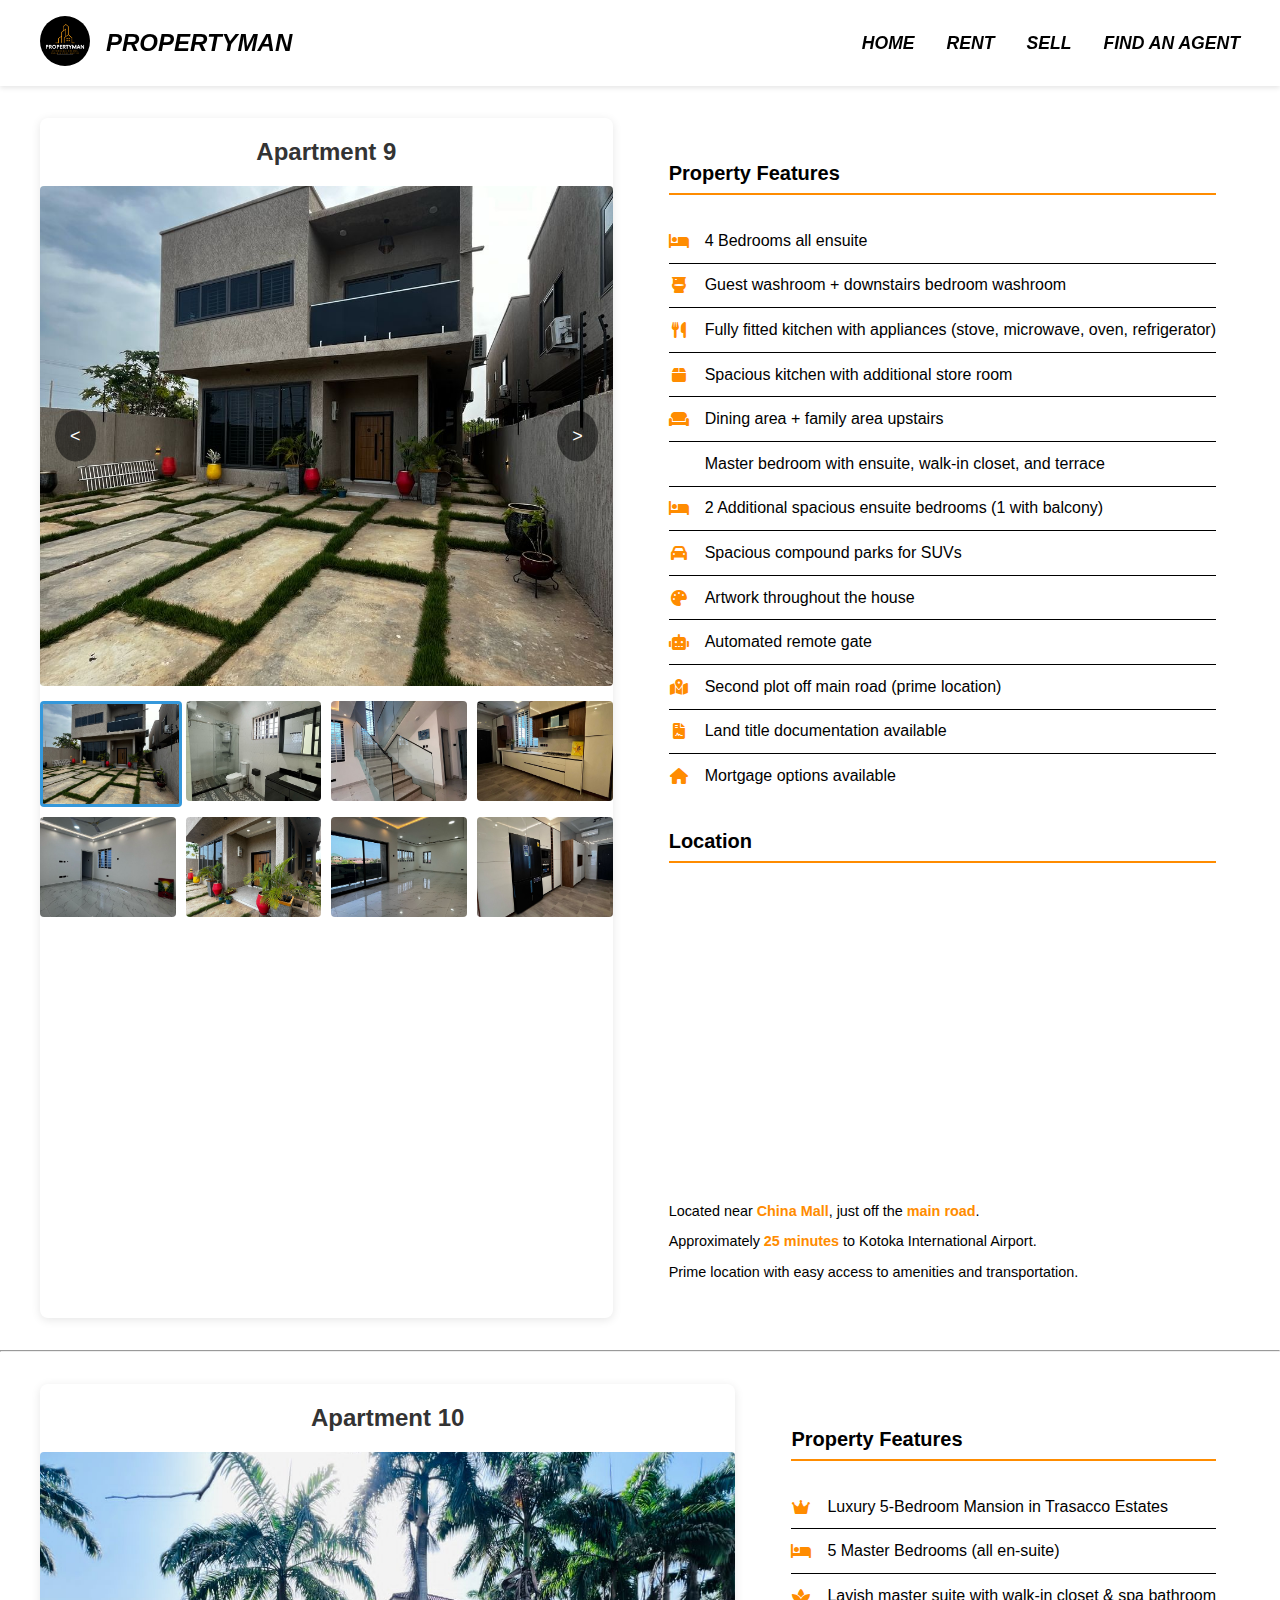
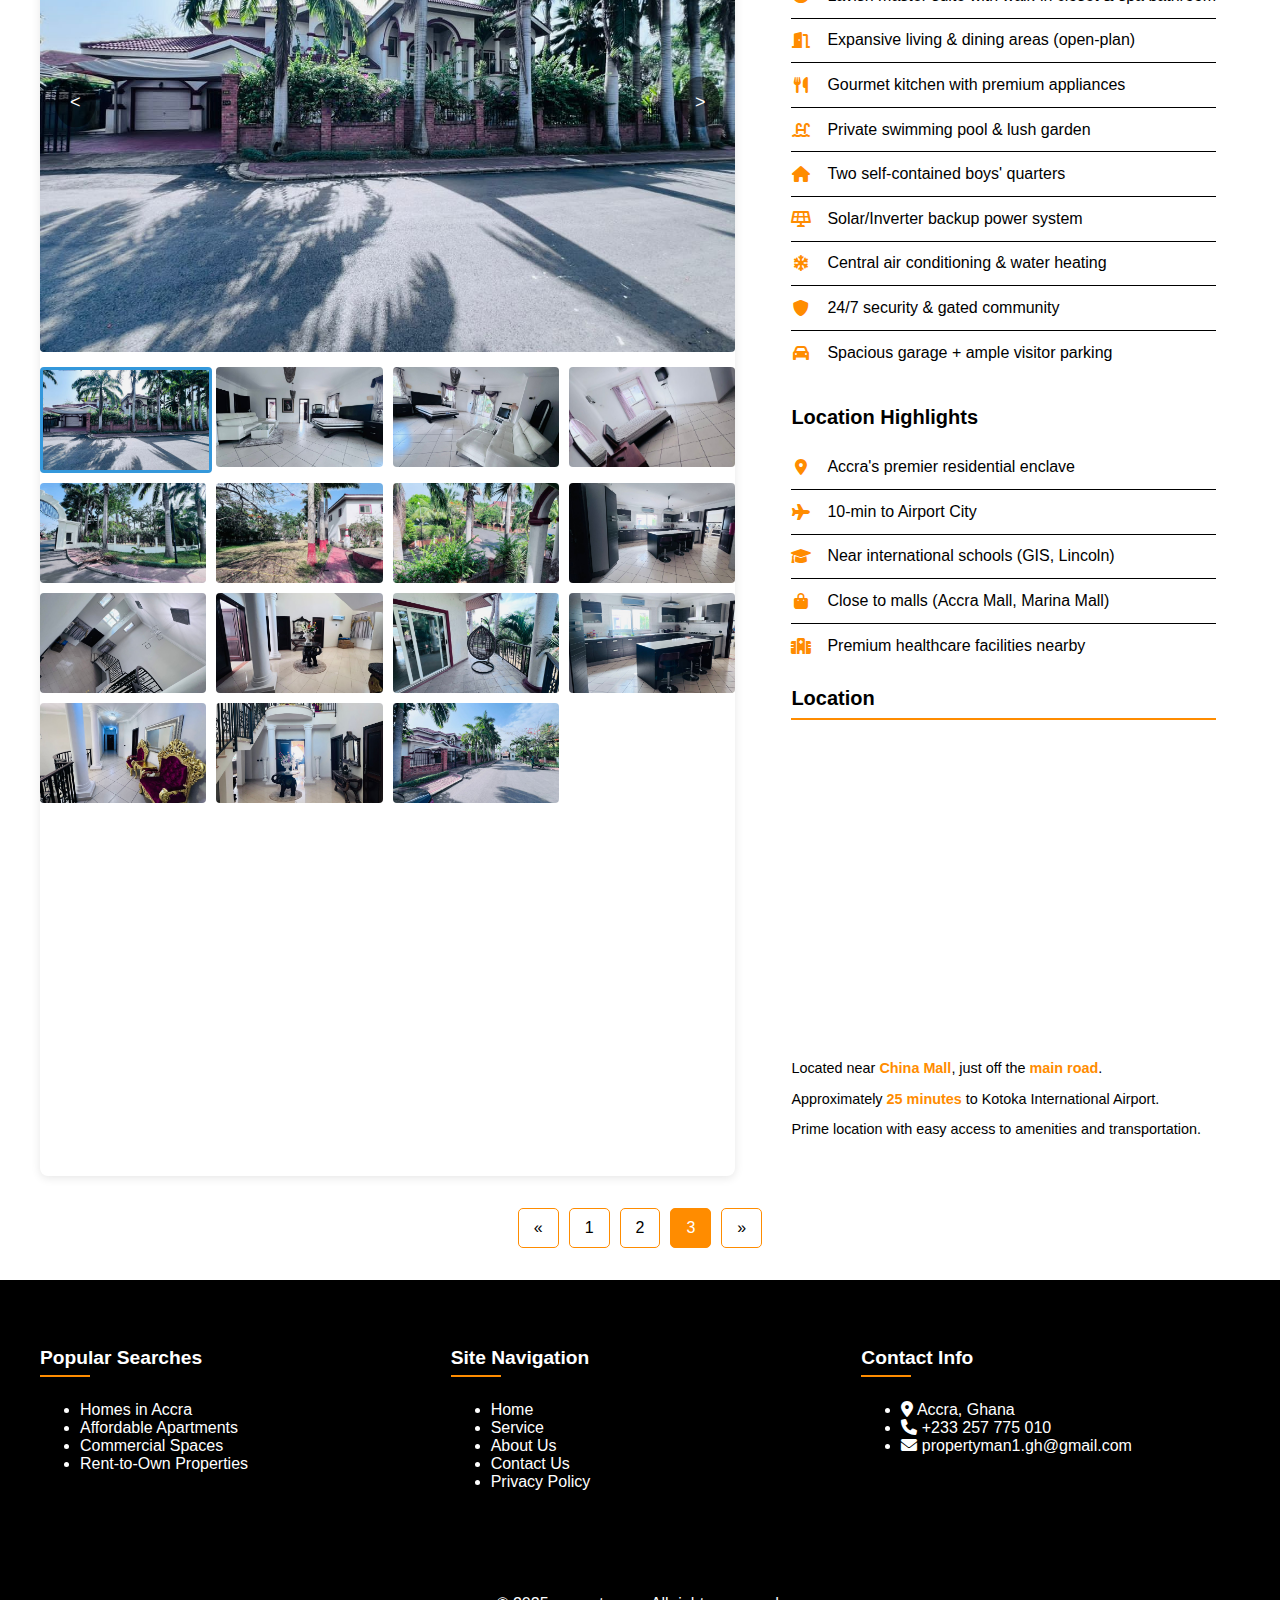
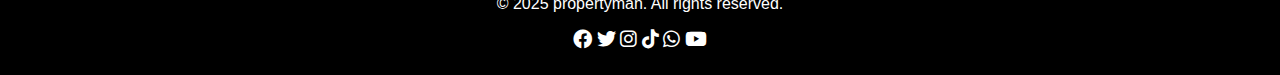
<file: House-Page3.html>
<!DOCTYPE html>
<html lang="en">
<head>
    <meta charset="UTF-8">
    <meta name="viewport" content="width=device-width, initial-scale=1.0">
    <title>PropertyMan - Property Gallery</title>
    <link rel="stylesheet" href="SampleStyle.css">
    <link rel="stylesheet" href="h1Style.css">
    <link rel="stylesheet" href="https://cdnjs.cloudflare.com/ajax/libs/font-awesome/6.0.0/css/all.min.css">
</head>
<body>
    <header class="main-header">
        <div class="heading">
            <div class="logo-container">
                <a href="#">
                    <img src="ProjectImages/WhatsApp Image 2025-04-19 at 18.52.59_d69f62f7.jpg" alt="PropertyMan Logo" class="site-logo">
                </a>
                <label for="comlabel" id="comlabel">PROPERTYMAN</label>
            </div>
            <nav>
                <input type="checkbox" id="menutoggle">
                <label for="menutoggle" class="menubtn">
                    <span class="menu-line"></span>
                    <span class="menu-line"></span>
                    <span class="menu-line"></span>
                    <span class="close-icon"></span>

                </label>
                <ul class="navlinks">
                    <li><a href="index.html">HOME</a></li>
                    <li><a href="Rent.html">RENT</a></li>
                    <li><a href="Sell.html">SELL</a></li>
                    <li><a href="FAA.html">FIND AN AGENT</a></li>
                </ul>
            </nav>
        </div>
    </header>

    <main class="property-container">
        <div class="gallery-container">
            <h2 class="gallery-title">Apartment 9</h2>
            <div class="main-image-container">
                <img id="mainImage9" src="ProjectImages/h9/IMG-20250502-WA0034.jpg" alt="Apartment view">
                <button class="nav-btn9" id="prevBtn9">&lt;</button>
                <button class="nav-btn9" id="nextBtn9">&gt;</button>
            </div>
            <div class="thumbnail-grid">
                <img src="ProjectImages/h9/IMG-20250502-WA0034.jpg" alt="Main apartment view" class="thumbnail9 active9"  data-index9="0">
                <img src="ProjectImages/h9/IMG-20250502-WA0027.jpg" alt="Apartment view 1" class="thumbnail9" data-index9="1">
                <img src="ProjectImages/h9/IMG-20250502-WA0028.jpg" alt="Apartment view 2" class="thumbnail9" data-index9="2">
                <img src="ProjectImages/h9/IMG-20250502-WA0029.jpg" alt="Apartment view 3" class="thumbnail9" data-index9="3">
                <img src="ProjectImages/h9/IMG-20250502-WA0030.jpg" alt="Apartment view 4" class="thumbnail9" data-index9="4">
                <img src="ProjectImages/h9/IMG-20250502-WA0031.jpg" alt="Apartment view 5" class="thumbnail9" data-index9="5">
                <img src="ProjectImages/h9/IMG-20250502-WA0032.jpg" alt="Apartment view 6" class="thumbnail9" data-index9="6">
                <img src="ProjectImages/h9/IMG-20250502-WA0033.jpg" alt="Apartment view 7" class="thumbnail9" data-index9="7">
            </div>
        </div>

        <div class="property-details">
            <div class="property-features">
                <h3>Property Features</h3>
                <ul class="features-list">
                    <li><i class="fas fa-bed feature-icon"></i> 4 Bedrooms all ensuite</li>
                    <li><i class="fas fa-toilet feature-icon"></i> Guest washroom + downstairs bedroom washroom</li>
                    <li><i class="fas fa-utensils feature-icon"></i> Fully fitted kitchen with appliances (stove, microwave, oven, refrigerator)</li>
                    <li><i class="fas fa-box feature-icon"></i> Spacious kitchen with additional store room</li>
                    <li><i class="fas fa-couch feature-icon"></i> Dining area + family area upstairs</li>
                    <li><i class="fas fa-king feature-icon"></i> Master bedroom with ensuite, walk-in closet, and terrace</li>
                    <li><i class="fas fa-bed feature-icon"></i> 2 Additional spacious ensuite bedrooms (1 with balcony)</li>
                    <li><i class="fas fa-car feature-icon"></i> Spacious compound parks for SUVs</li>
                    <li><i class="fas fa-palette feature-icon"></i> Artwork throughout the house</li>
                    <li><i class="fas fa-robot feature-icon"></i> Automated remote gate</li>
                    <li><i class="fas fa-map-marked-alt feature-icon"></i> Second plot off main road (prime location)</li>
                    <li><i class="fas fa-file-contract feature-icon"></i> Land title documentation available</li>
                    <li><i class="fas fa-home feature-icon"></i> Mortgage options available</li>
                </ul>
            </div>

            <div class="property-location">
                <h3>Location</h3>
                <div class="map-container">
                    <!-- Embedded Google Map -->
                    <iframe src="https://www.google.com/maps/embed?pb=!1m18!1m12!1m3!1d3970.755238754239!2d-0.186785684734143!3d5.603822995932352!2m3!1f0!2f0!3f0!3m2!1i1024!2i768!4f13.1!3m3!1m2!1s0x0%3A0x0!2zNcKwMzYnMTMuOCJOIDDCsDExJzA3LjgiVw!5e0!3m2!1sen!2sgh!4v1620000000000!5m2!1sen!2sgh" allowfullscreen="" loading="lazy"></iframe>
                </div>
                <div class="location-details">
                    <p>Located near <span class="highlight">China Mall</span>, just off the <span class="highlight">main road</span>.</p>
                    <p>Approximately <span class="highlight">25 minutes</span> to Kotoka International Airport.</p>
                    <p>Prime location with easy access to amenities and transportation.</p>
                </div>
            </div>
        </div>
    </main>

    <hr>

    <main class="property-container">
        <div class="gallery-container">
            <h2 class="gallery-title">Apartment 10</h2>
            <div class="main-image-container">
                <img id="mainImage10" src="ProjectImages/h10/IMG-20250502-WA0049.jpg" alt="Apartment view">
                <button class="nav-btn10" id="prevBtn10">&lt;</button>
                <button class="nav-btn10" id="nextBtn10">&gt;</button>
            </div>
            <div class="thumbnail-grid">
                <img src="ProjectImages/h10/IMG-20250502-WA0049.jpg" alt="Main apartment view" class="thumbnail10 active10" data-index10="0">
                <img src="ProjectImages/h10/IMG-20250502-WA0035.jpg" alt="Apartment view 1" class="thumbnail10" data-index10="1">
                <img src="ProjectImages/h10/IMG-20250502-WA0037.jpg" alt="Apartment view 2" class="thumbnail10" data-index10="2">
                <img src="ProjectImages/h10/IMG-20250502-WA0038.jpg" alt="Apartment view 3" class="thumbnail10" data-index10="3">
                <img src="ProjectImages/h10/IMG-20250502-WA0039.jpg" alt="Apartment view 4" class="thumbnail10" data-index10="4">
                <img src="ProjectImages/h10/IMG-20250502-WA0040.jpg" alt="Apartment view 5" class="thumbnail10" data-index10="5">
                <img src="ProjectImages/h10/IMG-20250502-WA0041.jpg" alt="Apartment view 6" class="thumbnail10" data-index10="6">
                <img src="ProjectImages/h10/IMG-20250502-WA0042.jpg" alt="Apartment view 7" class="thumbnail10" data-index10="7">
                <img src="ProjectImages/h10/IMG-20250502-WA0043.jpg" alt="Apartment view 8" class="thumbnail10" data-index10="8">
                <img src="ProjectImages/h10/IMG-20250502-WA0044.jpg" alt="Apartment view 9" class="thumbnail10" data-index10="9">
                <img src="ProjectImages/h10/IMG-20250502-WA0045.jpg" alt="Apartment view 10" class="thumbnail10" data-index10="10">
                <img src="ProjectImages/h10/IMG-20250502-WA0046.jpg" alt="Apartment view 11" class="thumbnail10" data-index10="11">
                <img src="ProjectImages/h10/IMG-20250502-WA0047.jpg" alt="Apartment view 12" class="thumbnail10" data-index10="12">
                <img src="ProjectImages/h10/IMG-20250502-WA0048.jpg" alt="Apartment view 13" class="thumbnail10" data-index10="13">
                <img src="ProjectImages/h10/IMG-20250502-WA0050.jpg" alt="Apartment view 14" class="thumbnail10" data-index10="14">
            </div>
        </div>

        <div class="property-details">
            <div class="property-features">
                <h3>Property Features</h3>
                <ul class="features-list">
                    <li><i class="fas fa-crown feature-icon"></i> Luxury 5-Bedroom Mansion in Trasacco Estates</li>
                    <li><i class="fas fa-bed feature-icon"></i> 5 Master Bedrooms (all en-suite)</li>
                    <li><i class="fas fa-spa feature-icon"></i> Lavish master suite with walk-in closet & spa bathroom</li>
                    <li><i class="fas fa-door-open feature-icon"></i> Expansive living & dining areas (open-plan)</li>
                    <li><i class="fas fa-utensils feature-icon"></i> Gourmet kitchen with premium appliances</li>
                    <li><i class="fas fa-swimming-pool feature-icon"></i> Private swimming pool & lush garden</li>
                    <li><i class="fas fa-home feature-icon"></i> Two self-contained boys' quarters</li>
                    <li><i class="fas fa-solar-panel feature-icon"></i> Solar/Inverter backup power system</li>
                    <li><i class="fas fa-snowflake feature-icon"></i> Central air conditioning & water heating</li>
                    <li><i class="fas fa-shield-alt feature-icon"></i> 24/7 security & gated community</li>
                    <li><i class="fas fa-car feature-icon"></i> Spacious garage + ample visitor parking</li>
                </ul>
            </div>
            
            <div class="location-features">
                <h3>Location Highlights</h3>
                <ul class="features-list">
                    <li><i class="fas fa-map-marker-alt feature-icon"></i> Accra's premier residential enclave</li>
                    <li><i class="fas fa-plane feature-icon"></i> 10-min to Airport City</li>
                    <li><i class="fas fa-graduation-cap feature-icon"></i> Near international schools (GIS, Lincoln)</li>
                    <li><i class="fas fa-shopping-bag feature-icon"></i> Close to malls (Accra Mall, Marina Mall)</li>
                    <li><i class="fas fa-hospital feature-icon"></i> Premium healthcare facilities nearby</li>
                </ul>
            </div>

            <div class="property-location">
                <h3>Location</h3>
                <div class="map-container">
                    <!-- Embedded Google Map -->
                    <iframe src="https://www.google.com/maps/embed?pb=!1m18!1m12!1m3!1d3970.755238754239!2d-0.186785684734143!3d5.603822995932352!2m3!1f0!2f0!3f0!3m2!1i1024!2i768!4f13.1!3m3!1m2!1s0x0%3A0x0!2zNcKwMzYnMTMuOCJOIDDCsDExJzA3LjgiVw!5e0!3m2!1sen!2sgh!4v1620000000000!5m2!1sen!2sgh" allowfullscreen="" loading="lazy"></iframe>
                </div>
                <div class="location-details">
                    <p>Located near <span class="highlight">China Mall</span>, just off the <span class="highlight">main road</span>.</p>
                    <p>Approximately <span class="highlight">25 minutes</span> to Kotoka International Airport.</p>
                    <p>Prime location with easy access to amenities and transportation.</p>
                </div>
            </div>
        </div>
    </main>

    <div class="pagination">
        <a href="House-Page2.html">&laquo;</a>
        <a href="House-Page1.html">1</a>
        <a href="House-Page2.html">2</a>
        <a href="House-Page3.html" style="background-color: #ff8c00; color: #fff;">3</a>
        <a href="javascript:void(0)">&raquo;</a>
    </div>
    
    



    <footer class="main-footer">
        <div class="footer-content">
            <div class="footer-section Psearches">
                <h3>Popular Searches</h3>
                <ul>
                    <li><a href="/homes-accra">Homes in Accra</a></li>
                    <li><a href="/affordable-apartments">Affordable Apartments</a></li>
                    <li><a href="/commercial-spaces">Commercial Spaces</a></li>
                    <li><a href="/rent-to-own">Rent-to-Own Properties</a></li>
                </ul>
            </div>
            
            <div class="footer-section links">
                <h3>Site Navigation</h3>
                <ul>
                    <li><a href="index.html">Home</a></li>
                    <li><a href="Service.html">Service</a></li>
                    <li><a href="About.html">About Us</a></li>
                    <li><a href="index.html#contactUS">Contact Us</a></li>
                    <li><a href="Ppolicy.html">Privacy Policy</a></li>
                </ul>
            </div>
            
            <div class="footer-section contact">
                <h3>Contact Info</h3>
                <ul>
                    <li><i class="fas fa-map-marker-alt"></i> Accra, Ghana</li>
                    <li><i class="fas fa-phone"></i> +233 257 775 010</li>
                    <li><i class="fas fa-envelope"></i> propertyman1.gh@gmail.com</li>
                </ul>
            </div>
        </div>
        
        <div class="footer-bottom">
            <p>&copy; 2025 propertyman. All rights reserved.</p>
            <div class="social-icons">
                <a href="https://www.facebook.com/profile.php?id=61566902734439"><i class="fab fa-facebook"></i></a>
                <a href="https://x.com/PropertymanGh"><i class="fab fa-twitter"></i></a>
                <a href="https://www.instagram.com/propertyman.gh?igsh=ZjI0Nm9iMzdxb2I3"><i class="fab fa-instagram"></i></a>
                <a href="https://www.tiktok.com/@propertyman.gh?_t=ZM-8w51zaoLRvJ&_r=1"><i class="fab fa-tiktok"></i></a>
                <a href="https://wa.me/message/4G6RX3BDNODMD1"><i class="fa-brands fa-whatsapp"></i></a>
                <a href="https://youtube.com/@propertyman_gh?si=qEYj-RWyq0vaZgsV"><i class="fab fa-youtube"></i></a>
            </div>
        </div>
    </footer>
    <script>
        
        document.addEventListener('DOMContentLoaded', function() {
            const mainImage9 = document.getElementById('mainImage9');
            const thumbnails9 = document.querySelectorAll('.thumbnail9');
            const prevBtn9 = document.getElementById('prevBtn9');
            const nextBtn9 = document.getElementById('nextBtn9');
            
            let currentIndex = 0;
            const images = Array.from(thumbnails9).map(thumb => thumb.src);
            
            // Initialize with first image
            updateMainImage9(currentIndex);
            
            // Thumbnail click event
            thumbnails9.forEach(thumb => {
                thumb.addEventListener('click', function() {
                    currentIndex = parseInt(this.getAttribute('data-index9'));
                    updateMainImage9(currentIndex);
                });
            });
            
            // Previous button click event
            prevBtn9.addEventListener('click', function() {
                currentIndex = (currentIndex - 1 + images.length) % images.length;
                updateMainImage9(currentIndex);
            });
            
            // Next button click event
            nextBtn9.addEventListener('click', function() {
                currentIndex = (currentIndex + 1) % images.length;
                updateMainImage9(currentIndex);
            });
            
            // Keyboard navigation
            document.addEventListener('keydown', function(e) {
                if (e.key === 'ArrowLeft') {
                    prevBtn9.click();
                } else if (e.key === 'ArrowRight') {
                    nextBtn9.click();
                }
            });
            
            // Update main image and active thumbnail
            function updateMainImage9(index) {
                mainImage9.src = images[index];
                
                // Update active thumbnail
                thumbnails9.forEach(thumb => {
                    thumb.classList.remove('active9');
                    if (parseInt(thumb.getAttribute('data-index9')) === index) {
                        thumb.classList.add('active9');
                    }
                });
            }
        });



        document.addEventListener('DOMContentLoaded', function() {
            const mainImage10 = document.getElementById('mainImage10');
            const thumbnails10 = document.querySelectorAll('.thumbnail10');
            const prevBtn10 = document.getElementById('prevBtn10');
            const nextBtn10 = document.getElementById('nextBtn10');
            
            let currentIndex = 0;
            const images = Array.from(thumbnails10).map(thumb => thumb.src);
            
            // Initialize with first image
            updateMainImage10(currentIndex);
            
            // Thumbnail click event
            thumbnails10.forEach(thumb => {
                thumb.addEventListener('click', function() {
                    currentIndex = parseInt(this.getAttribute('data-index10'));
                    updateMainImage10(currentIndex);
                });
            });
            
            // Previous button click event
            prevBtn10.addEventListener('click', function() {
                currentIndex = (currentIndex - 1 + images.length) % images.length;
                updateMainImage10(currentIndex);
            });
            
            // Next button click event
            nextBtn10.addEventListener('click', function() {
                currentIndex = (currentIndex + 1) % images.length;
                updateMainImage10(currentIndex);
            });
            
            // Keyboard navigation
            document.addEventListener('keydown', function(e) {
                if (e.key === 'ArrowLeft') {
                    prevBtn10.click();
                } else if (e.key === 'ArrowRight') {
                    nextBtn10.click();
                }
            });
            
            // Update main image and active thumbnail
            function updateMainImage10(index) {
                mainImage10.src = images[index];
                
                // Update active thumbnail
                thumbnails10.forEach(thumb => {
                    thumb.classList.remove('active10');
                    if (parseInt(thumb.getAttribute('data-index10')) === index) {
                        thumb.classList.add('active10');
                    }
                });
            }
        });
    </script>
</body>
</html>
</file>
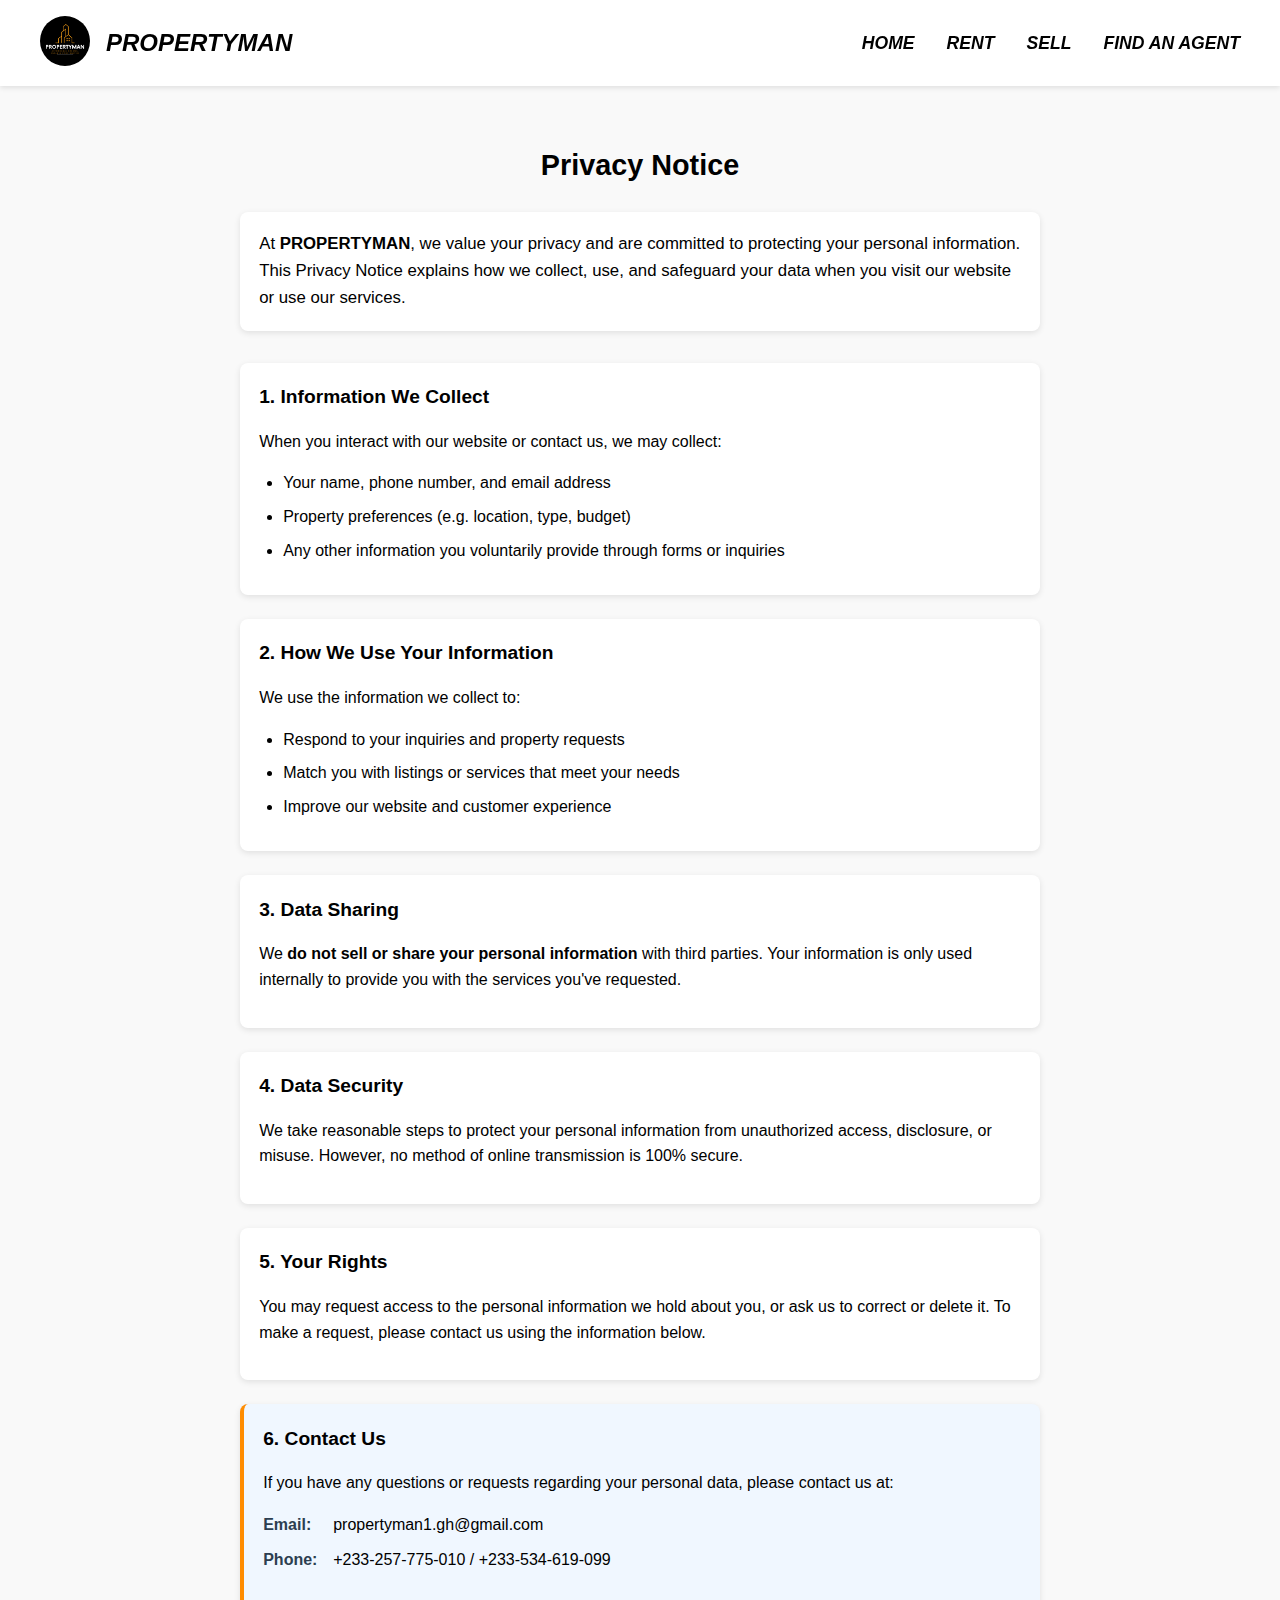
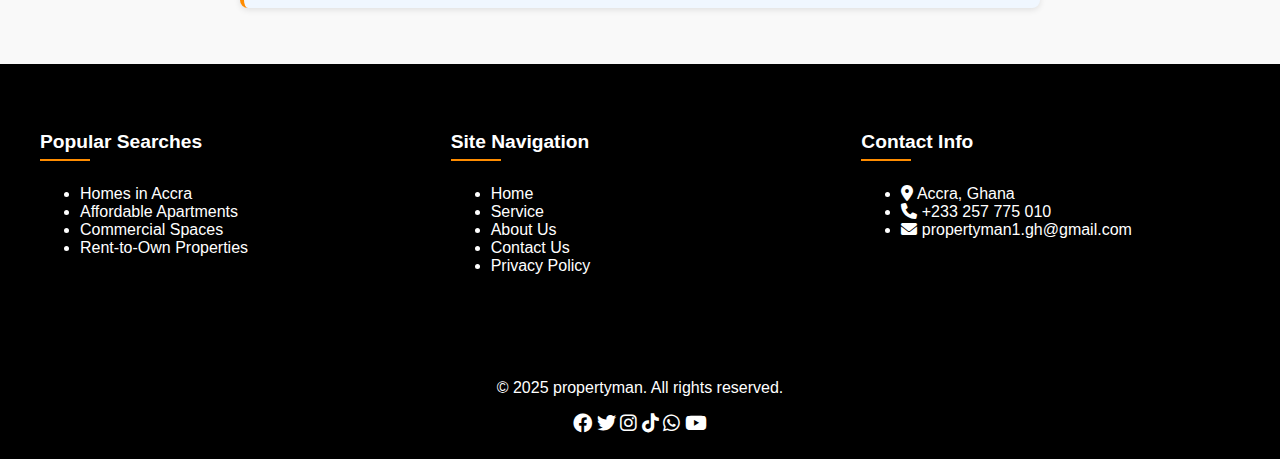
<file: Ppolicy.html>
<!DOCTYPE html>
<html lang="en">
<head>
    <meta charset="UTF-8">
    <meta name="viewport" content="width=device-width, initial-scale=1.0">
    <title>Privacy Notice - PROPERTYMAN</title>
    <link rel="stylesheet" href="SampleStyle.css">
    <link rel="stylesheet" href="https://cdnjs.cloudflare.com/ajax/libs/font-awesome/6.0.0/css/all.min.css">
    <style>
        .privacy-notice {
            padding: 2rem;
            font-family: Arial, sans-serif;
            background-color: #f9f9f9;
            color: #000;
            line-height: 1.6;
        }
        .privacy-container {
            max-width: 800px;
            margin: 0 auto;
        }
        .privacy-notice h2 {
            text-align: center;
            color: #000;
            margin-bottom: 1.5rem;
            font-size: 1.8rem;
        }
        .privacy-section {
            margin-bottom: 1.5rem;
            padding: 1.2rem;
            background-color: white;
            border-radius: 8px;
            box-shadow: 0 2px 6px rgba(0,0,0,0.1);
        }
        .privacy-notice h3 {
            color: #000;
            margin-top: 0;
            margin-bottom: 0.8rem;
            font-size: 1.2rem;
        }
        .privacy-list {
            padding-left: 1.5rem;
            margin: 0.8rem 0;
        }
        .privacy-list li {
            margin-bottom: 0.5rem;
        }
        .contact-list {
            list-style-type: none;
            padding-left: 0;
            margin-top: 0.8rem;
        }
        .contact-list li {
            margin-bottom: 0.6rem;
            display: flex;
            align-items: center;
        }
        .contact-label {
            font-weight: bold;
            min-width: 70px;
            display: inline-block;
            color: #2c3e50;
        }
        .intro {
            margin-bottom: 2rem;
            padding: 1.2rem;
            background-color: white;
            border-radius: 8px;
            box-shadow: 0 2px 6px rgba(0,0,0,0.1);
            font-size: 1.05rem;
        }
        .contact-info {
            background-color: #f0f7ff;
            border-left: 4px solid #ff8c00;
        }
        strong {
            color: #000;
        }
    </style>
</head>
<body>
    <header class="main-header">
        <div class="heading">
            <div class="logo-container">
                <a href="#">
                    <img src="ProjectImages/WhatsApp Image 2025-04-19 at 18.52.59_d69f62f7.jpg" alt="PropertyMan Logo" class="site-logo">
                </a>
                <label for="comlabel" id="comlabel">PROPERTYMAN</label>
            </div>
            <nav>
                <input type="checkbox" id="menutoggle">
                <label for="menutoggle" class="menubtn">
                    <span class="menu-line"></span>
                    <span class="menu-line"></span>
                    <span class="menu-line"></span>
                    <span class="close-icon"></span>

                </label>
                <ul class="navlinks">
                    <li><a href="index.html">HOME</a></li>
                    <li><a href="Rent.html">RENT</a></li>
                    <li><a href="Sell.html">SELL</a></li>
                    <li><a href="FAA.html">FIND AN AGENT</a></li>
                </ul>
            </nav>
        </div>
    </header>
    <section class="privacy-notice">
        <div class="privacy-container">
            <h2>Privacy Notice</h2>
            
            <p class="intro">At <strong>PROPERTYMAN</strong>, we value your privacy and are committed to protecting your personal information. This Privacy Notice explains how we collect, use, and safeguard your data when you visit our website or use our services.</p>
            
            <article class="privacy-section">
                <h3>1. Information We Collect</h3>
                <p>When you interact with our website or contact us, we may collect:</p>
                <ul class="privacy-list">
                    <li>Your name, phone number, and email address</li>
                    <li>Property preferences (e.g. location, type, budget)</li>
                    <li>Any other information you voluntarily provide through forms or inquiries</li>
                </ul>
            </article>
            
            <article class="privacy-section">
                <h3>2. How We Use Your Information</h3>
                <p>We use the information we collect to:</p>
                <ul class="privacy-list">
                    <li>Respond to your inquiries and property requests</li>
                    <li>Match you with listings or services that meet your needs</li>
                    <li>Improve our website and customer experience</li>
                </ul>
            </article>
            
            <article class="privacy-section">
                <h3>3. Data Sharing</h3>
                <p>We <strong>do not sell or share your personal information</strong> with third parties. Your information is only used internally to provide you with the services you've requested.</p>
            </article>
            
            <article class="privacy-section">
                <h3>4. Data Security</h3>
                <p>We take reasonable steps to protect your personal information from unauthorized access, disclosure, or misuse. However, no method of online transmission is 100% secure.</p>
            </article>
            
            <article class="privacy-section">
                <h3>5. Your Rights</h3>
                <p>You may request access to the personal information we hold about you, or ask us to correct or delete it. To make a request, please contact us using the information below.</p>
            </article>
            
            <article class="privacy-section contact-info">
                <h3>6. Contact Us</h3>
                <p>If you have any questions or requests regarding your personal data, please contact us at:</p>
                <ul class="contact-list">
                    <li><span class="contact-label">Email:</span> propertyman1.gh@gmail.com</li>
                    <li><span class="contact-label">Phone:</span> +233-257-775-010 / +233-534-619-099</li>
                </ul>
            </article>
        </div>
    </section>
    <footer class="main-footer">
        <div class="footer-content">
            <div class="footer-section Psearches">
                <h3>Popular Searches</h3>
                <ul>
                    <li><a href="/homes-accra">Homes in Accra</a></li>
                    <li><a href="/affordable-apartments">Affordable Apartments</a></li>
                    <li><a href="/commercial-spaces">Commercial Spaces</a></li>
                    <li><a href="/rent-to-own">Rent-to-Own Properties</a></li>
                </ul>
            </div>
            
            <div class="footer-section links">
                <h3>Site Navigation</h3>
                <ul>
                    <li><a href="index.html">Home</a></li>
                    <li><a href="Service.html">Service</a></li>
                    <li><a href="About.html">About Us</a></li>
                    <li><a href="index.html#contactUS">Contact Us</a></li>
                    <li><a href="Ppolicy.html">Privacy Policy</a></li>
                </ul>
            </div>
            
            <div class="footer-section contact">
                <h3>Contact Info</h3>
                <ul>
                    <li><i class="fas fa-map-marker-alt"></i> Accra, Ghana</li>
                    <li><i class="fas fa-phone"></i> +233 257 775 010</li>
                    <li><i class="fas fa-envelope"></i> propertyman1.gh@gmail.com</li>
                </ul>
            </div>
        </div>
        
        <div class="footer-bottom">
            <p>&copy; 2025 propertyman. All rights reserved.</p>
            <div class="social-icons">
                <a href="https://www.facebook.com/profile.php?id=61566902734439"><i class="fab fa-facebook"></i></a>
                <a href="https://x.com/PropertymanGh"><i class="fab fa-twitter"></i></a>
                <a href="https://www.instagram.com/propertyman.gh?igsh=ZjI0Nm9iMzdxb2I3"><i class="fab fa-instagram"></i></a>
                <a href="https://www.tiktok.com/@propertyman.gh?_t=ZM-8w51zaoLRvJ&_r=1"><i class="fab fa-tiktok"></i></a>
                <a href="https://wa.me/message/4G6RX3BDNODMD1"><i class="fa-brands fa-whatsapp"></i></a>
                <a href="https://youtube.com/@propertyman_gh?si=qEYj-RWyq0vaZgsV"><i class="fab fa-youtube"></i></a>
            </div>
        </div>
    </footer>
</body>
</html>
</file>
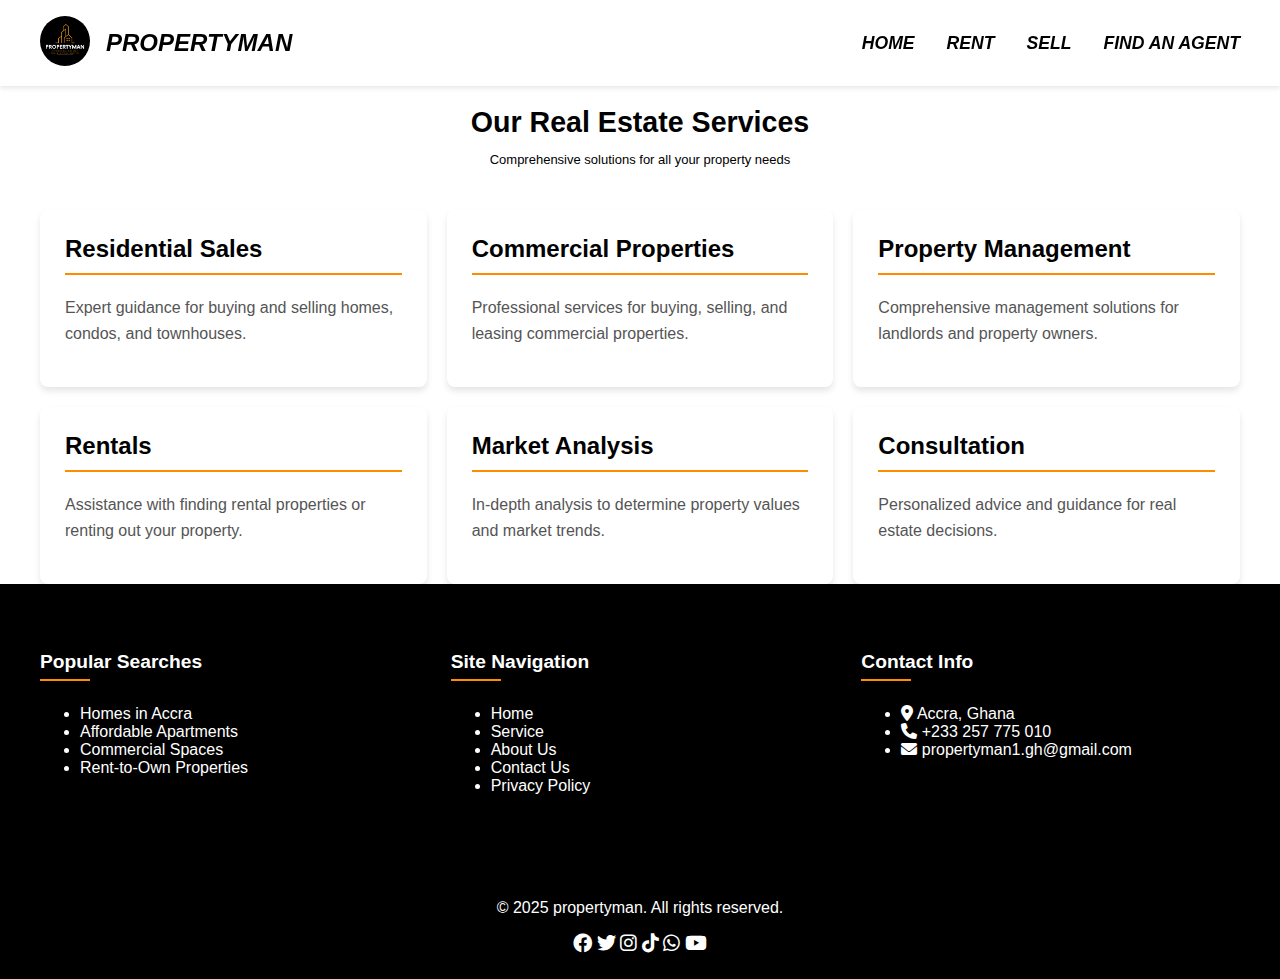
<file: Service.html>
<!DOCTYPE html>
<html lang="en">
<head>
    <meta charset="UTF-8">
    <meta name="viewport" content="width=device-width, initial-scale=1.0">
    <title>Our Real Estate Services</title>
    <link rel="stylesheet" href="SampleStyle.css">
    <link rel="stylesheet" href="https://cdnjs.cloudflare.com/ajax/libs/font-awesome/6.0.0/css/all.min.css">
    <style>
        .header2 {
            text-align: center;
            margin-bottom: 10px;
            padding: 20px;
            color: #000;
            border-radius: 5px;
            font-size: 13px;
        }
        h1 {
            margin: 0;
            font-size: 2.2em;
        }
        .services-container {
            display: grid;
            grid-template-columns: repeat(auto-fit, minmax(300px, 1fr));
            gap: 20px;
            max-width: 1200px;
            margin: 0 auto;
        }
        .service-card {
            background: white;
            border-radius: 8px;
            padding: 25px;
            box-shadow: 0 4px 6px rgba(0, 0, 0, 0.1);
            transition: transform 0.3s ease;
        }
        .service-card:hover {
            transform: translateY(-5px);
            box-shadow: 0 6px 12px rgba(0, 0, 0, 0.15);
        }
        .service-card h2 {
            color: #000;
            margin-top: 0;
            border-bottom: 2px solid #ff8c00;
            padding-bottom: 10px;
        }
        .service-card p {
            line-height: 1.6;
            color: #555;
        }
    </style>
</head>
<body>
    <header class="main-header">
        <div class="heading">
            <div class="logo-container">
                <a href="#">
                    <img src="ProjectImages/WhatsApp Image 2025-04-19 at 18.52.59_d69f62f7.jpg" alt="PropertyMan Logo" class="site-logo">
                </a>
                <label for="comlabel" id="comlabel">PROPERTYMAN</label>
            </div>
            <nav>
                <input type="checkbox" id="menutoggle">
                <label for="menutoggle" class="menubtn">
                    <span class="menu-line"></span>
                    <span class="menu-line"></span>
                    <span class="menu-line"></span>
                    <span class="close-icon"></span>

                </label>
                <ul class="navlinks">
                    <li><a href="index.html">HOME</a></li>
                    <li><a href="Rent.html">RENT</a></li>
                    <li><a href="Sell.html">SELL</a></li>
                    <li><a href="FAA.html">FIND AN AGENT</a></li>
                </ul>
            </nav>
        </div>
    </header>
    <div class="header2">
        <h1>Our Real Estate Services</h1>
        <p>Comprehensive solutions for all your property needs</p>
    </div>

    <div class="services-container">
        <div class="service-card">
            <h2>Residential Sales</h2>
            <p>Expert guidance for buying and selling homes, condos, and townhouses.</p>
        </div>

        <div class="service-card">
            <h2>Commercial Properties</h2>
            <p>Professional services for buying, selling, and leasing commercial properties.</p>
        </div>

        <div class="service-card">
            <h2>Property Management</h2>
            <p>Comprehensive management solutions for landlords and property owners.</p>
        </div>

        <div class="service-card">
            <h2>Rentals</h2>
            <p>Assistance with finding rental properties or renting out your property.</p>
        </div>

        <div class="service-card">
            <h2>Market Analysis</h2>
            <p>In-depth analysis to determine property values and market trends.</p>
        </div>

        <div class="service-card">
            <h2>Consultation</h2>
            <p>Personalized advice and guidance for real estate decisions.</p>
        </div>
    </div>

    <footer class="main-footer">
        <div class="footer-content">
            <div class="footer-section Psearches">
                <h3>Popular Searches</h3>
                <ul>
                    <li><a href="/homes-accra">Homes in Accra</a></li>
                    <li><a href="/affordable-apartments">Affordable Apartments</a></li>
                    <li><a href="/commercial-spaces">Commercial Spaces</a></li>
                    <li><a href="/rent-to-own">Rent-to-Own Properties</a></li>
                </ul>
            </div>
            
            <div class="footer-section links">
                <h3>Site Navigation</h3>
                <ul>
                    <li><a href="index.html">Home</a></li>
                    <li><a href="Service.html">Service</a></li>
                    <li><a href="About.html">About Us</a></li>
                    <li><a href="index.html#contactUS">Contact Us</a></li>
                    <li><a href="Ppolicy.html">Privacy Policy</a></li>
                </ul>
            </div>
            
            <div class="footer-section contact">
                <h3>Contact Info</h3>
                <ul>
                    <li><i class="fas fa-map-marker-alt"></i> Accra, Ghana</li>
                    <li><i class="fas fa-phone"></i> +233 257 775 010</li>
                    <li><i class="fas fa-envelope"></i> propertyman1.gh@gmail.com</li>
                </ul>
            </div>
        </div>
        
        <div class="footer-bottom">
            <p>&copy; 2025 propertyman. All rights reserved.</p>
            <div class="social-icons">
                <a href="https://www.facebook.com/profile.php?id=61566902734439"><i class="fab fa-facebook"></i></a>
                <a href="https://x.com/PropertymanGh"><i class="fab fa-twitter"></i></a>
                <a href="https://www.instagram.com/propertyman.gh?igsh=ZjI0Nm9iMzdxb2I3"><i class="fab fa-instagram"></i></a>
                <a href="https://www.tiktok.com/@propertyman.gh?_t=ZM-8w51zaoLRvJ&_r=1"><i class="fab fa-tiktok"></i></a>
                <a href="https://wa.me/message/4G6RX3BDNODMD1"><i class="fa-brands fa-whatsapp"></i></a>
                <a href="https://youtube.com/@propertyman_gh?si=qEYj-RWyq0vaZgsV"><i class="fab fa-youtube"></i></a>
            </div>
        </div>
    </footer>
</body>
</html>
</file>
<file: SampleStyle.css>
body {
    margin: 0;
    padding: 0;
    box-sizing: border-box;
    font-family: Arial, sans-serif;
    color: #000;
}

.main-header {
    background-color: #fff;
    box-shadow: 0 2px 5px rgba(0,0,0,0.1);
    position: sticky;
    top: 0;
    z-index: 100;
}

.heading {
    display: flex;
    justify-content: space-between;
    align-items: center;
    padding: 1rem 2rem;
    max-width: 1200px;
    margin: 0 auto;
}

#comlabel {
    font-size: 1.5rem;
    color: #000;
    font-weight: bold;
    margin-left: 1rem;
    font-style: italic;
}

.logo-container {
    display: flex;
    align-items: center;
}

.site-logo {
    width: 50px;
    height: 50px;
    border-radius: 50%;
}

#menutoggle {
    display: none;
}

.menubtn {
    position: relative;
    cursor: pointer;
    display: flex;
    flex-direction: column;
    justify-content: space-between;
    height: 24px;
    width: 24px;
    z-index: 100;
}

.menu-line {
    display: block;
    height: 3px;
    width: 100%;
    background: #000;
    transition: all 0.3s ease;
}

/* #menutoggle:checked ~ .menubtn .menu-line:nth-child(1) {
    transform: translateY(1px) rotate(-45deg);
    background-color: #000;
    opacity: 0;

}

#menutoggle:checked ~ .menubtn .menu-line:nth-child(2) {
    opacity: 0;
    background-color: #ff8c00;
}

#menutoggle:checked ~ .menubtn .menu-line:nth-child(3) {
    transform: translateY(-1px) rotate(45deg);
    background-color: #000;
    opacity: 0;
} */





.navlinks {
    display: flex;
    list-style: none;
    margin: 0;
    padding: 0;
    background-color: #fff;
}

.navlinks li {
    margin-left: 2rem;
}

.navlinks a {
    text-decoration: none;
    color: #000;
    font-weight: 600;
    font-size: 1.1rem;
    transition: color 0.3s;
    font-style: italic;
}
.navlinks i{
    display: none;
}
.navlinks a:hover {
    color: #ff8c00;
}
/* @media (max-width: 768px) {
    .menubtn {
        display: flex; 
        right: 20px;
    }

    #comlabel {
        font-size: 1.3rem;
    }

    .navlinks {
        margin: 0;
        padding: 0;
        background-color: #fff;
        position: fixed;
        height: 100vh;
        width: 30%;
        top: 0;
        right: -100%;
        flex-direction: column;
        align-items: center;
        justify-content: center;
        box-shadow: -2px 0 5px rgba(0, 0, 0, 0.1);
        transition: right 0.3s ease;
    }

    .navlinks li a {
        color: #000;
        flex-direction: column;
        align-items: center;
        justify-content: center;
        box-shadow: -2px 0 5px rgba(0, 0, 0, 0.1);
        transition: right 0.3s ease;
        font-size: 1rem;
        padding: 1rem 1rem;
        display: block;
        text-align: center;
        font-family: Arial, Helvetica, sans-serif;
    }

    .navlinks li {
        margin: 0;
        width: 100%;
        height: 60px;
    }

    .navlinks li a:hover {
        background-color: #ff8c00;
        border-radius: 5px;
        color: #fff;
    }

    #menutoggle:checked ~ .navlinks {
        right: 0;
    }
}
*/
@media (min-width: 769px) {
    .menubtn {
        display: none !important;
    }


    .navlinks {
        position: static !important;
        width: auto !important;
        height: auto !important;
        background-color: transparent !important;
        flex-direction: row !important;
        box-shadow: none !important;
    }

    .navlinks li {
        margin: 0 0 0 2rem !important;
    }
}  


@media (max-width: 768px) {
    .menubtn {
        display: flex;
        position: fixed;
        right: 25px;
        top: 25px;
        z-index: 1001;
    }
    .navlinks i{
        display: contents;
        color: #ff8c00;
        margin-left: 5px !important;
    }
    
    #comlabel {
        font-size: 1.3rem;
    }
    
    .navlinks {
        margin: 0;
        padding: 100px 0 0 0;
        background-color: #fff; 
        position: fixed;
        height: 100vh;
        width: 300px;
        top: 0;
        right: -300px;
        flex-direction: column;
        align-items: flex-start;
        justify-content: flex-start;
        box-shadow: -5px 0 15px rgba(0, 0, 0, 0.1);
        transition: right 0.35s cubic-bezier(0.4, 0, 0.2, 1);
        z-index: 1000;
    }
    
    .navlinks li {
        margin: 0;
        width: 100%;
        border-bottom: 1px solid rgba(255, 215, 0, 0.2);
    }
    
    .navlinks li a {
        color: #333;
        font-size: 1.1rem;
        padding: 18px 30px;
        display: block;
        text-align: left;
        font-family: 'Arial', sans-serif;
        font-weight: 600;
        width: 100%;
        transition: all 0.3s ease;
        position: relative;
    }
    
    .navlinks li a:before {
        content: '';
        position: absolute;
        left: 0;
        top: 0;
        height: 100%;
        width: 5px;
        background: #FFD700;
        transform: scaleY(0);
        transition: transform 0.2s ease;
    }
    
    .navlinks li a:hover {
        background-color: rgba(255, 215, 0, 0.1);
        color: #ff8c00;
    }
    
    .navlinks li a:hover:before {
        transform: scaleY(1);
    }
    
    #menutoggle:checked ~ .navlinks {
        right: 0;
    }
    
    #menutoggle:checked ~ .menu-overlay {
        display: block;
        position: fixed;
        top: 0;
        left: 0;
        right: 0;
        bottom: 0;
        background-color: rgba(0, 0, 0, 0.4);
        z-index: 999;
        backdrop-filter: blur(2px);
    }
}

/*
@media (min-width: 769px) {
    .menubtn {
        display: none !important;
    }
    
    .navlinks {
        display: flex;
        position: static !important;
        width: auto !important;
        height: auto !important;
        background: linear-gradient(to bottom, #fffaf0, #fffaf0) !important;
        flex-direction: row !important;
        box-shadow: 0 2px 10px rgba(0,0,0,0.05) !important;
        gap: 0;
        padding: 0 20px;
        border-radius: 50px;
        margin-left: 180px;
        height: 50px !important;
        align-items: center;
    }
    
    .navlinks li {
        margin: 0 5px !important;
        height: 100%;
        display: flex;
        align-items: center;
    }
    
    .navlinks li a {
        color: #555;
        padding: 0 25px;
        font-family: 'Arial', sans-serif;
        font-weight: 600;
        font-size: 0.95rem;
        transition: all 0.3s ease;
        height: 100%;
        display: flex;
        align-items: center;
        position: relative;
        border-radius: 25px;
    }
    
    .navlinks li a:hover {
        color: #ff8c00;
        background: rgba(255, 215, 0, 0.2);
    }
    
    .navlinks li a:after {
        content: '';
        position: absolute;
        bottom: -5px;
        left: 50%;
        transform: translateX(-50%) scaleX(0);
        width: 30px;
        height: 3px;
        background: #ff8c00;
        transition: transform 0.3s ease;
    }
    
    .navlinks li a:hover:after {
        transform: translateX(-50%) scaleX(1);
    }
    
    .navlinks li a[aria-current="page"] {
        color: #ff8c00;
        background: rgba(255, 215, 0, 0.1);
    }
    
    .navlinks li a[aria-current="page"]:after {
        transform: translateX(-50%) scaleX(1);
    }
    
    #comlabel {
        position: absolute;
        left: 30px;
        top: 50%;
        transform: translateY(-50%);
        color: #ff8c00;
        font-weight: 700;
        font-size: 1.6rem;
        font-family: 'Arial', sans-serif;
        letter-spacing: 1px;
    }
} */



.property-listings {
    padding: 2rem;
    max-width: 1200px;
    margin: 0 auto;
}

.section-header {
    text-align: center;
    margin-bottom: 2rem;
    color: #000;
}

.section-subtitle {
    color: #ff8c00;
    font-weight: 600;
    margin-bottom: 0.5rem;
}

.section-title {
    font-size: 2rem;
    margin-bottom: 0.5rem;
    color: #000;
}

.location {
    color: #666;
}

.property-grid {
    display: grid;
    grid-template-columns: repeat(auto-fill, minmax(300px, 1fr));
    gap: 2rem;
    margin-bottom: 2rem;
}

.property-card {
    border: 1px solid #000;
    border-radius: 8px;
    overflow: hidden;
    transition: transform 0.3s ease, box-shadow 0.3s ease;
}

.property-card:hover {
    transform: translateY(-5px);
    box-shadow: 0 10px 20px rgba(0, 0, 0, 0.1);
}

.property-badge {
    background-color: #ff8c00;
    color: #fff;
    padding: 0.5rem 1rem;
    font-weight: 600;
    display: flex;
    justify-content: space-between;
}

.property-badge .price {
    font-weight: 700;
}

.property-image {
    height: 200px;
    overflow: hidden;
}

.property-image img {
    width: 100%;
    height: 100%;
    object-fit: cover;
    transition: transform 0.3s ease;
}

.property-image:hover img {
    transform: scale(1.05);
}

.property-details {
    padding: 1.5rem;
}

.property-details h3 {
    font-size: 1.25rem;
    margin-bottom: 0.5rem;
    color: #000;
}

.address {
    color: #000;
    margin-bottom: 1rem;
    font-size: 0.9rem;
}

.features {
    list-style: none;
    margin: 1rem 0;
    padding: 0;
    display: flex;
    flex-wrap: wrap;
    gap: 1rem;
}

.features li {
    display: flex;
    align-items: center;
    gap: 0.5rem;
    font-size: 0.9rem;
    color: #000;
}

.features i {
    color: #ff8c00;
}

.view-details-btn {
    background-color: #ff8c00;
    color: #fff;
    border: none;
    padding: 0.75rem 1.5rem;
    border-radius: 4px;
    font-weight: 600;
    cursor: pointer;
    width: 100%;
    transition: background-color 0.3s ease;
}

.view-details-btn:hover {
    background-color: #f5b041;
}

.view-all-container {
    text-align: center;
    margin-top: 2rem;
}

.view-all-btn {
    background-color: transparent;
    color: #ff8c00;
    border: 2px solid #ff8c00;
    padding: 0.75rem 1.5rem;
    border-radius: 4px;
    font-weight: 600;
    cursor: pointer;
    transition: all 0.3s ease;
}

.view-all-btn:hover {
    background-color: #ff8c00;
    color: #fff;
}

.contact-section {
    background-color: #f5b041;
    padding: 4rem 2rem;
}

.contact-container {
    max-width: 1200px;
    margin: 0 auto;
    display: grid;
    grid-template-columns: 1fr 1fr;
    gap: 3rem;
}

.contact-info h2 {
    color: #000;
    font-size: 2rem;
    margin-bottom: 1rem;
}

.contact-description {
    color: #000;
    margin-bottom: 2rem;
    line-height: 1.6;
}

.contact-methods {
    display: flex;
    flex-direction: column;
    gap: 1.5rem;
}

.contact-method {
    display: flex;
    align-items: flex-start;
    gap: 1rem;
    color: #000;
}

.contact-method h3 {
    color: #000;
    margin-bottom: 0.5rem;
    font-size: 1.1rem;
}

.contact-method i {
    color: #ff8c00;
    font-size: 1.5rem;
}

.contact-method p {
    color: #000;
    line-height: 1.5;
}

.contact-form {
    background: #fff;
    padding: 2rem;
    border-radius: 8px;
    box-shadow: 0 5px 15px rgba(0,0,0,0.05);
}

.contact-form h3 {
    color: #000;
    font-size: 1.5rem;
    margin-bottom: 1.5rem;
}

.form-group input,
.form-group select,
.form-group textarea {
    width: 100%;
    padding: 0.8rem 1rem;
    border: 1px solid #000;
    border-radius: 4px;
    font-size: 1rem;
    transition: border-color 0.3s ease;
}

.form-group input:focus,
.form-group select:focus,
.form-group textarea:focus {
    outline: none;
    border-color: #ff8c00;
}

.form-group textarea {
    min-height: 150px;
    resize: vertical;
}

.submit-btn {
    background-color: #ff8c00;
    color: #fff;
    border: none;
    padding: 0.8rem 1.5rem;
    border-radius: 4px;
    font-size: 1rem;
    font-weight: 600;
    cursor: pointer;
    transition: background-color 0.3s ease;
    display: inline-flex;
    align-items: center;
    gap: 0.5rem;
}

.submit-btn:hover {
    background-color: #f5b041;
}

.main-footer {
    background-color: #000;
    color: #fff;
    padding: 3rem 0 0;
}

.footer-content {
    max-width: 1200px;
    margin: 0 auto;
    padding: 0 2rem;
    display: grid;
    grid-template-columns: repeat(auto-fit, minmax(250px, 1fr));
    gap: 2rem;
}

.footer-section h3 {
    color: #fff;
    font-size: 1.2rem;
    margin-bottom: 1.5rem;
    position: relative;
    padding-bottom: 0.5rem;
}

.footer-section h3::after {
    content: '';
    position: absolute;
    left: 0;
    bottom: 0;
    width: 50px;
    height: 2px;
    background-color: #ff8c00;
}

.footer-section.Psearches p {
    color: #fff;
    line-height: 1.6;
}

.footer-section.links a,.Psearches a {
    color: #fff;
    text-decoration: none;
    transition: color 0.3s;
}

.footer-section.links a:hover, .Psearches a:hover {
    color: #ff8c00;
}

.footer-bottom {
    background-color: #000;
    padding: 1.5rem 0;
    margin-top: 3rem;
    text-align: center;
}

.footer-bottom p {
    color: #fff;
    margin-bottom: 1rem;
}

.social-icons a {
    color: #fff;
    font-size: 1.2rem;
    transition: color 0.3s;
}

.social-icons a:hover {
    color: #ff8c00;
}

@media (max-width: 768px) {
    .contact-container {
        grid-template-columns: 1fr;
    }

    .footer-content {
        grid-template-columns: 1fr;
        text-align: center;
    }

    .footer-section h3::after {
        left: 50%;
        transform: translateX(-50%);
    }
}
</file>
<file: FAAstyle.css>
.agent-container {
    padding: 20px;
    text-align: center;
}

.section-title {
    font-size: 28px;
    margin-bottom: 10px;
    color: #ff8c00;
}

.section-description {
    font-size: 16px;
    margin-bottom: 20px;
    color: #000;
}

.agents-grid {
    display: flex;
    flex-wrap: wrap;
    gap: 20px;
    justify-content: center;
}

.agent-card {
    background-color: #fff;
    border: 1px solid #000;
    border-radius: 8px;
    overflow: hidden;
    width: 250px;
    box-shadow: 0px 2px 5px rgba(0, 0, 0, 0.1);
    text-align: left;
    transition: transform 0.3s ease, box-shadow 0.3s ease;
}

.agent-card:hover {
    transform: scale(1.05);
    box-shadow: 0px 4px 10px rgba(0, 0, 0, 0.2);
}

.agent-image {
    width: 100%;
    height: auto;
}

.agent-info {
    padding: 15px;
}

.agent-name {
    font-size: 18px;
    color: #000;
    margin: 0 0 10px;
}

.agent-specialty {
    font-size: 14px;
    color: #ff8c00;
}

.agent-contact {
    font-size: 14px;
    margin: 5px 0;
    color: #000;
}

.agent-contact i {
    margin-right: 5px;
    color: #ff8c00;
}
.agent-address i {
    font-size: 14px;
    margin-right: 5px;
    color: #ff8c00;

}
</file>
<file: h1Style.css>
.property-container {
    display: flex;
    max-width: 1200px;
    margin: 2rem auto;
    padding: 0 2rem;
    gap: 2rem;
}
  
.gallery-container {
    flex: 2;
    background-color: white;
    border-radius: 8px;
    box-shadow: 0 2px 10px rgba(0,0,0,0.1);
    overflow: hidden;
}

.gallery-title {
    text-align: center;
    color: #333;
    margin-bottom: 20px;
}

.main-image-container {
    position: relative;
    margin-bottom: 15px;
}

#mainImage1,#mainImage2,#mainImage3,#mainImage4,#mainImage5,#mainImage6,#mainImage7,#mainImage8,#mainImage9,#mainImage10 {
    width: 100%;
    height: 500px;
    object-fit: cover;
    border-radius: 4px;
    display: block;
}

.nav-btn,.nav-btn2,.nav-btn3,.nav-btn4,.nav-btn5,.nav-btn6,.nav-btn7,.nav-btn8,.nav-btn9,.nav-btn10 {
    position: absolute;
    top: 50%;
    transform: translateY(-50%);
    background-color: rgba(0,0,0,0.5);
    color: white;
    border: none;
    padding: 15px;
    cursor: pointer;
    font-size: 18px;
    border-radius: 50%;
    transition: background-color 0.3s;
}

.nav-btn:hover,.nav-btn2:hover,.nav-btn3:hover,.nav-btn4:hover,.nav-btn5:hover,.nav-btn6:hover,.nav-btn7:hover,.nav-btn8:hover,.nav-btn9:hover,.nav-btn10:hover {
    background-color: rgba(0,0,0,0.8);
}

#prevBtn,#prevBtn2,#prevBtn3,#prevBtn4,#prevBtn5,#prevBtn6,#prevBtn7,#prevBtn8,#prevBtn9,#prevBtn10 {
    left: 15px;
}

#nextBtn,#nextBtn2,#nextBtn3,#nextBtn4,#nextBtn5,#nextBtn6,#nextBtn7,#nextBtn8,#nextBtn9,#nextBtn10 {
    right: 15px;
}

.thumbnail-grid {
    display: grid;
    grid-template-columns: repeat(4, 1fr);
    gap: 10px;
}

.thumbnail,.thumbnail2,.thumbnail3,.thumbnail4,.thumbnail5,.thumbnail6,.thumbnail7,.thumbnail8,.thumbnail9,.thumbnail10 {
    width: 100%;
    height: 100px;
    object-fit: cover;
    cursor: pointer;
    border-radius: 4px;
    transition: transform 0.2s, opacity 0.2s;
}

.thumbnail:hover,.thumbnail2:hover,.thumbnail3:hover,.thumbnail4:hover,.thumbnail5:hover,.thumbnail6:hover,.thumbnail7:hover,.thumbnail8:hover,.thumbnail9:hover,.thumbnail10:hover {
    transform: scale(1.05);
    opacity: 0.9;
}

.thumbnail.active1,
.thumbnail2.active2,.thumbnail3.active3,
.thumbnail4.active4,.thumbnail5.active5,.thumbnail6.active6,.thumbnail7.active7,.thumbnail8.active8,.thumbnail9.active9,.thumbnail10.active10 {
    border: 3px solid #3498db;
}

/* .thumbnail.active1,
.thumbnail2.active2,.thumbnail2.active3,
.thumbnail2.active4,.thumbnail2.active5,.thumbnail2.active6,.thumbnail2.active7,.thumbnail2.active8,.thumbnail2.active9,.thumbnail2.active10 {
    border: 3px solid #3498db;
} */

/* Property Features */
.property-features {
    margin-bottom: 2rem;
}

.property-features h3 {
    color: #000;
    border-bottom: 2px solid #ff8c00;
    padding-bottom: 0.5rem;
    margin-bottom: 1.5rem;
}

.features-list {
    list-style: none;
    padding: 0;
}

.features-list li {
    padding: 0.8rem 0;
    border-bottom: 1px solid #000;
    display: flex;
    align-items: center;
}

.features-list li:last-child {
    border-bottom: none;
}

.feature-icon {
    color: #ff8c00;
    margin-right: 1rem;
    width: 20px;
    text-align: center;
}

/* Location Map */
.property-location h3 {
    color: #000;
    border-bottom: 2px solid #ff8c00;
    padding-bottom: 0.5rem;
    margin-bottom: 1.5rem;
}

.map-container {
    height: 300px;
    background: #fff;
    border-radius: 8px;
    overflow: hidden;
    position: relative;
}

.map-container iframe {
    width: 100%;
    height: 100%;
    border: none;
}

.location-details {
    margin-top: 1rem;
    color: #000;
    font-size: 0.9rem;
}

.highlight {
    color: #ff8c00;
    font-weight: 600;
}

.pagination {
    display: flex;
    justify-content: center;
    margin: 2rem 0;
}
.pagination a {
    color: #000;
    padding: 10px 15px;
    text-decoration: none;
    border-radius: 5px;
    margin: 0 5px;
    background-color: #fff;
    border: 1px solid #ff8c00;
    transition: background-color 0.3s, color 0.3s;
}
.pagination a:hover {
    background-color: #ff8c00;
    color: #fff;
}
/* .pagination a{
    color: green;
    float: left;
    padding: 8px 16px;
    text-decoration: none;

}

.pagination a:hover{
    color: #fff;
    background-color: #ff8c00;
    border-radius: 5px;
} */
/* Footer */
.main-footer {
    background-color: #000;
    color: #fff;
    padding: 3rem 0 0;
}

.footer-content {
    max-width: 1200px;
    margin: 0 auto;
    padding: 0 2rem;
    display: grid;
    grid-template-columns: repeat(auto-fit, minmax(250px, 1fr));
    gap: 2rem;
}

.footer-section h3 {
    color: #fff;
    font-size: 1.2rem;
    margin-bottom: 1.5rem;
    position: relative;
    padding-bottom: 0.5rem;
}

.footer-section h3::after {
    content: '';
    position: absolute;
    left: 0;
    bottom: 0;
    width: 50px;
    height: 2px;
    background-color: #ff8c00;
}

.footer-section.about p {
    color: #fff;
    line-height: 1.6;
}

.footer-section.links a {
    color: #fff;
    text-decoration: none;
    transition: color 0.3s;
}

.footer-section.links a:hover {
    color: #ff8c00;
}

.footer-bottom {
    background-color: #000;
    padding: 1.5rem 0;
    margin-top: 3rem;
    text-align: center;
}

.footer-bottom p {
    color: #fff;
    margin-bottom: 1rem;
}

.social-icons a {
    color: #fff;
    font-size: 1.2rem;
    transition: color 0.3s;
}

.social-icons a:hover {
    color: #ff8c00;
}

/* Responsive Design */
@media (max-width: 768px) {
    .property-container {
        flex-direction: column;
    }

    #mainImage,#mainImage2,#mainImage3,#mainImage4,#mainImage5,#mainImage6,#mainImage7,#mainImage8,#mainImage9,#mainImage10 {
        height: 350px;
    }

    .thumbnail-grid {
        grid-template-columns: repeat(2, 1fr);
    }

    .footer-content {
        grid-template-columns: 1fr;
        text-align: center;
    }

    .footer-section h3::after {
        left: 50%;
        transform: translateX(-50%);
    }

}
</file>
